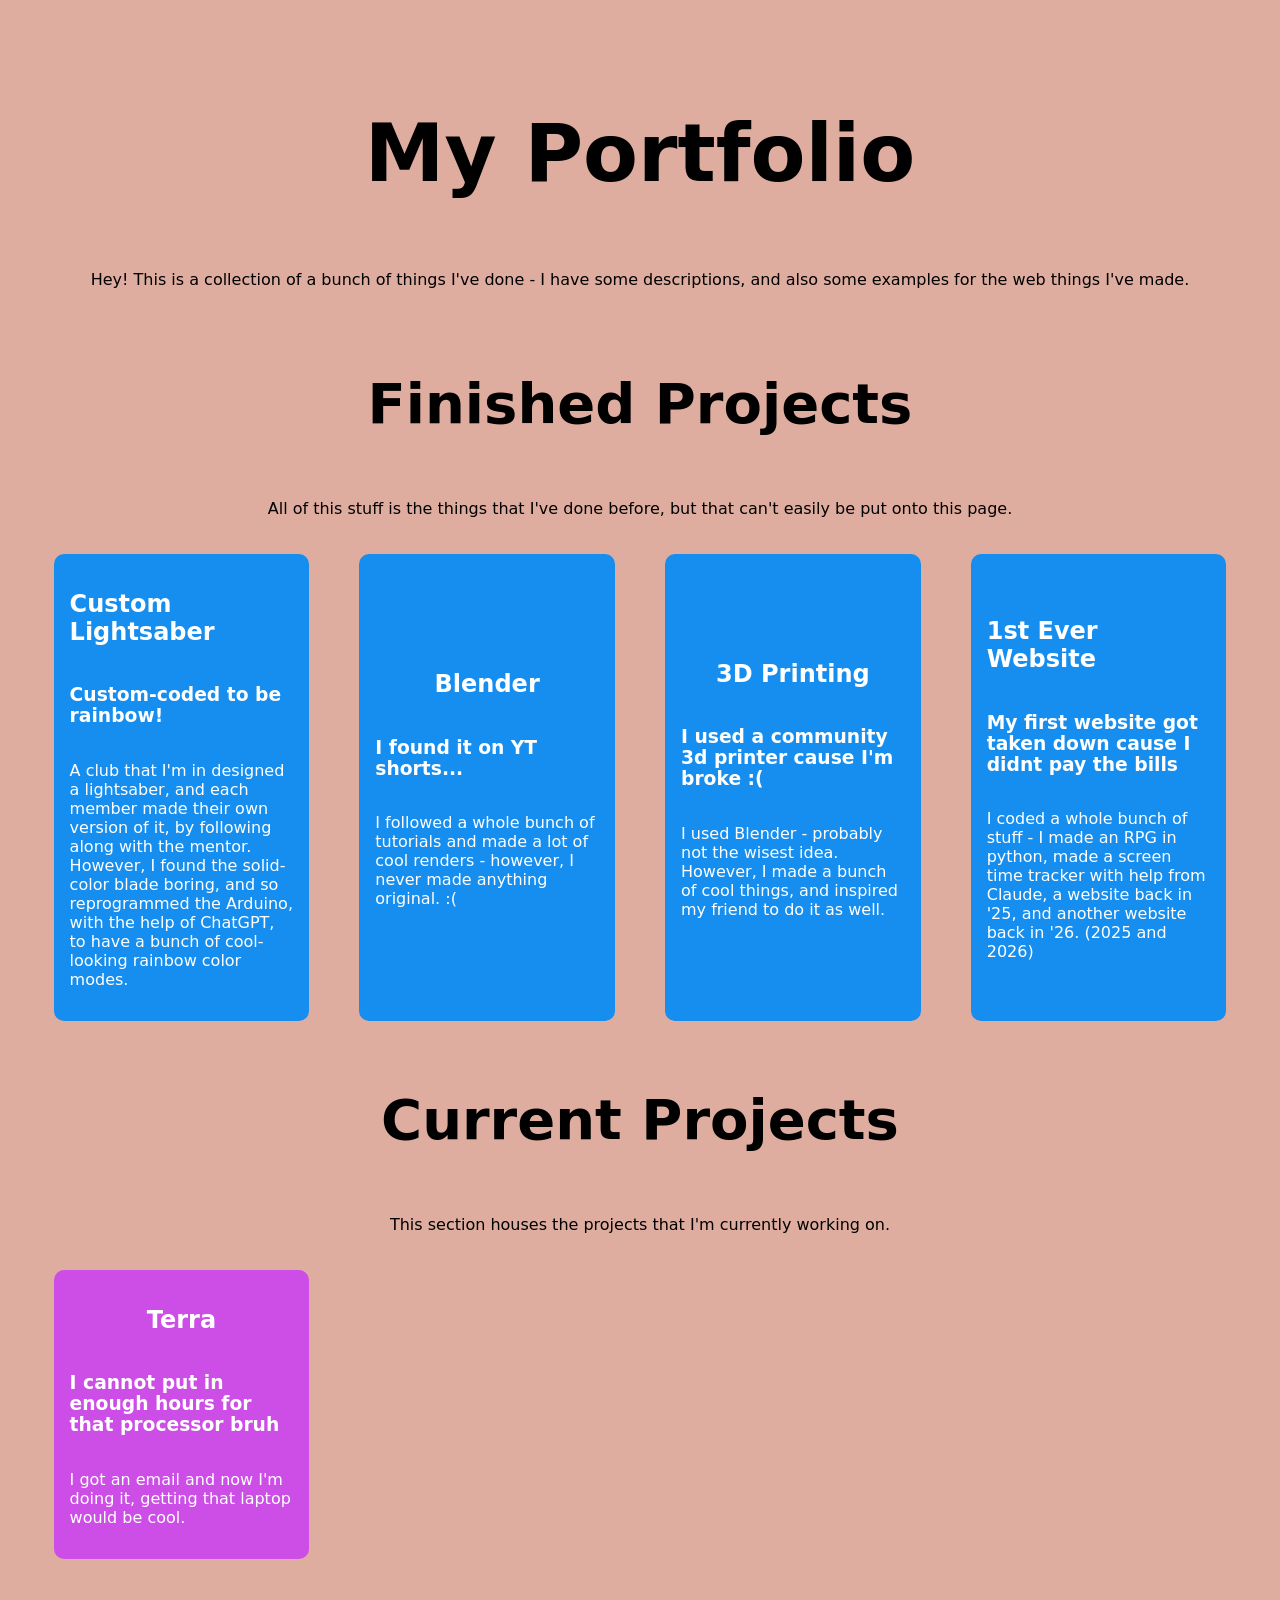
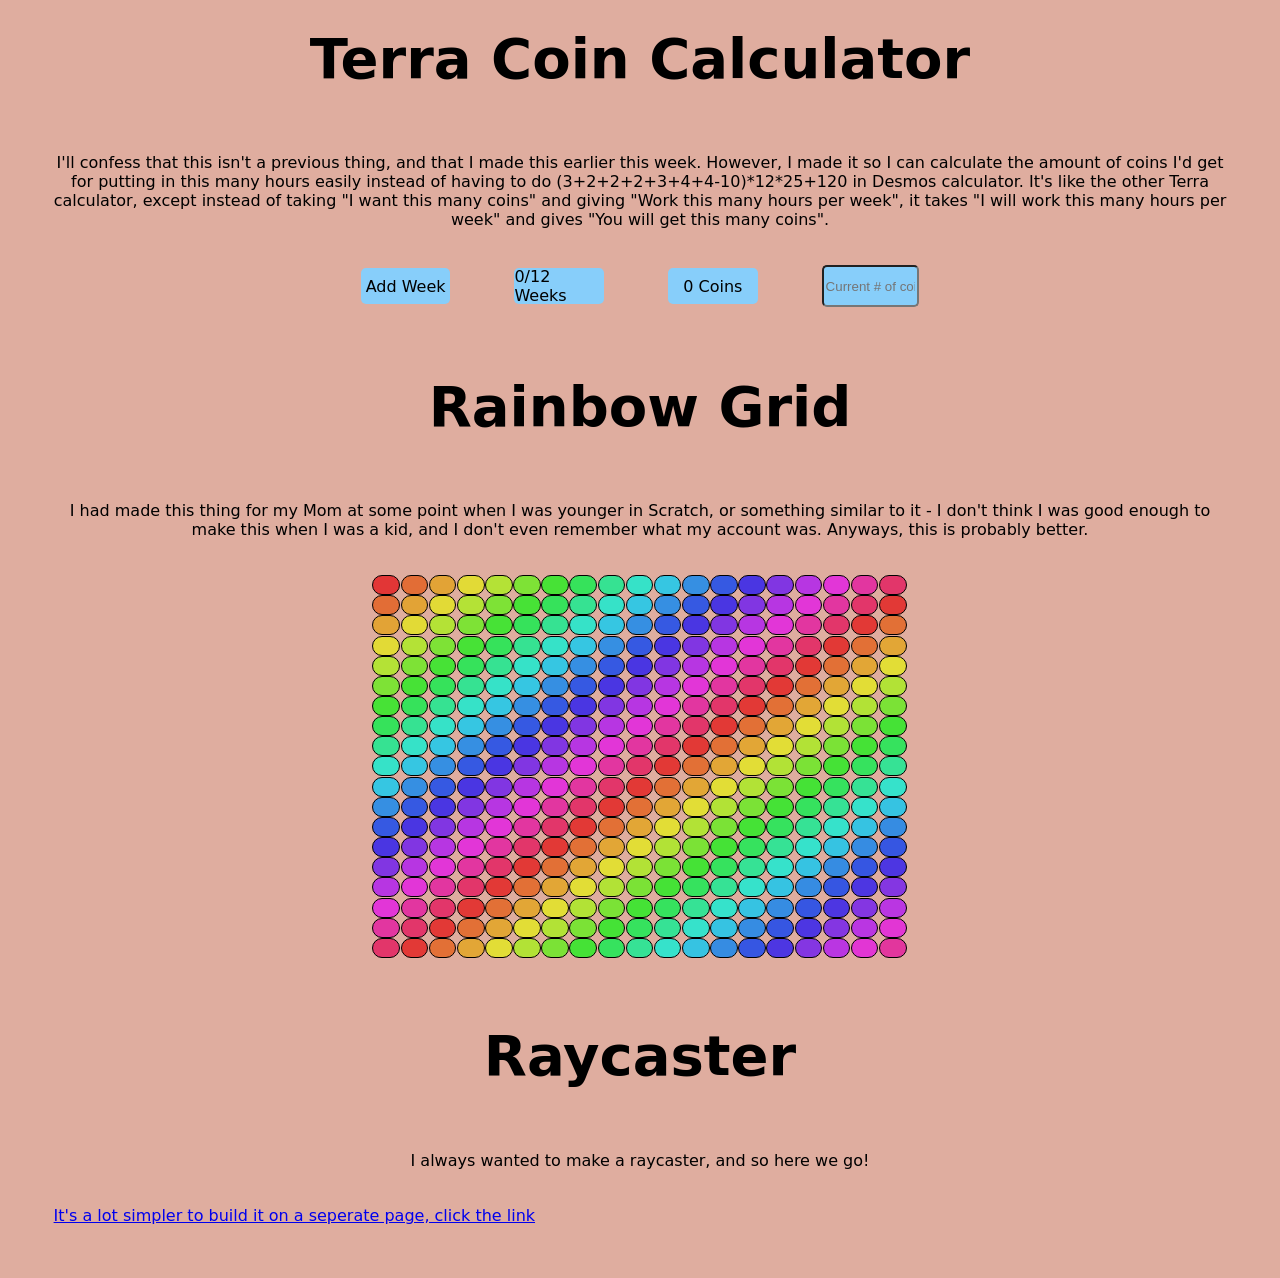
<file: index.html>
<!doctype html>
<html>
  <head>
    <title>Project Portfolio</title>
  </head>
  <link rel="stylesheet" href="style.css" />
  <body>
    <div id="header">
      <h1>My Portfolio</h1>
      <p style="text-align: center">
        Hey! This is a collection of a bunch of things I've done - I have some descriptions, and also some examples for the web things I've made.
      </p>
    </div>
    <div id="header">
      <h2 class="secTitle">Finished Projects</h2>
      <p style="text-align: center">All of this stuff is the things that I've done before, but that can't easily be put onto this page.</p>
    </div>
    <div id="finished"></div>
    <div id="header">
      <h2 class="secTitle">Current Projects</h2>
      <p style="text-align: center">This section houses the projects that I'm currently working on.</p>
    </div>
    <div id="current"></div>
    <div id="fullscreen"></div>
    <div id="header">
      <h2 class="secTitle">Terra Coin Calculator</h2>
      <p style="text-align: center">
        I'll confess that this isn't a previous thing, and that I made this earlier this week. However, I made it so I can calculate the amount of coins I'd get for
        putting in this many hours easily instead of having to do (3+2+2+2+3+4+4-10)*12*25+120 in Desmos calculator. It's like the other Terra calculator, except instead
        of taking "I want this many coins" and giving "Work this many hours per week", it takes "I will work this many hours per week" and gives "You will get this many
        coins".
      </p>
    </div>
    <div id="coincalc">
      <div id="calcEditorBar">
        <div class="fakeButton" onclick="addWeek()">Add Week</div>
        <div class="fakeButton noHover" id="weeksCounter">0/12 Weeks</div>
        <div class="fakeButton noHover" id="totalCoins">0 Coins</div>
        <input class="fakeButton noHover" id="currentCoins" placeholder="Current # of coins?" oninput="updateTotalCoins()" />
      </div>
    </div>
    <div id="header">
      <h2 class="secTitle">Rainbow Grid</h2>
      <p style="text-align: center">
        I had made this thing for my Mom at some point when I was younger in Scratch, or something similar to it - I don't think I was good enough to make this when I was
        a kid, and I don't even remember what my account was. Anyways, this is probably better.
      </p>
    </div>
    <div id="rsgrid"></div>
    <div id="header">
      <h2 class="secTitle">Raycaster</h2>
      <p style="text-align: center">I always wanted to make a raycaster, and so here we go!</p>
    </div>
    <div id="raycast">
      <a href="raytracer.html">It's a lot simpler to build it on a seperate page, click the link</a>
    </div>

    <!-- MAIN -->
    <!-- This script handles the helper functions that are used in multiple scripts, such as getEl() -->
    <script>
      function getEl(el) {
        return document.getElementById(el);
      }
      function createEl(el) {
        return document.createElement(el);
      }
    </script>

    <!-- LOOP -->
    <!-- This script handles stuff that's on a time-based loop and that isn't triggered by something else -->
    <script>
      document.body.style.backgroundColor = "hsl(0, 50%, 75%)";
      setInterval(() => {
        document.body.style.backgroundColor = cycleBackgroundColor(document.body.style.backgroundColor);
      }, 100);
    </script>

    <!-- MISC -->
    <!-- This script handles the stuff that doesn't really fit into other categories, such as cycleBackgroundColor() -->
    <script>
      /*
      function getHslValues(color) {
        const match = color.match(/^hsl\(\s*([\d.]+)\s*,\s*([\d.]+)%\s*,\s*([\d.]+)%\s*\)$/i);

        if (!match) {
          throw new Error(`Invalid HSL color: ${color}`);
        }

        return {
          h: Number(match[1]),
          s: Number(match[2]),
          l: Number(match[3]),
        };
      }
            function hslToRgb(h, s, l) {
              s /= 100;
              l /= 100;
              h = ((h % 360) + 360) % 360;

              const chroma = (1 - Math.abs(2 * l - 1)) * s;
              const x = chroma * (1 - Math.abs(((h / 60) % 2) - 1));
              const m = l - chroma / 2;

              let r, g, b;

              if (h < 60) [r, g, b] = [chroma, x, 0];
              else if (h < 120) [r, g, b] = [x, chroma, 0];
              else if (h < 180) [r, g, b] = [0, chroma, x];
              else if (h < 240) [r, g, b] = [0, x, chroma];
              else if (h < 300) [r, g, b] = [x, 0, chroma];
              else [r, g, b] = [chroma, 0, x];

              r = Math.round((r + m) * 255);
              g = Math.round((g + m) * 255);
              b = Math.round((b + m) * 255);

              return { r, g, b, css: `rgb(${r}, ${g}, ${b})` };
            }
     
      function cycleBackgroundColor(oldCol) {
              // Basically, we start with a rgb code, turn it into rgb, and then we just cycle it 1 over on the hue, and keep the saturation and the lightness the same, and return that formatted in the rgb version
              const rgbVals = getRgbValues(oldCol);
              //console.log("given rgb values - " + JSON.stringify(rgbVals));
              const hslOldVals = rgbToHsl(rgbVals.r, rgbVals.g, rgbVals.b);
              //console.log("old HSL values - " + JSON.stringify(hslOldVals));
              const newRgbVals = hslToRgb((hslOldVals.h + 1) % 361, hslOldVals.s, hslOldVals.l);
              //console.log("newRGB values - " + JSON.stringify(newRgbVals));
              return `rgb(${newRgbVals.r}, ${newRgbVals.g}, ${newRgbVals.b})`;
              //console.log("returned values - " + `rgb(${newRgbVals.r}, ${newRgbVals.g}, ${newRgbVals.b})`);
            }*/
      //I got rid of this function because I realized that I could just keep everything in HSL, simplifying things a LOT. Then I'll just need 2 helper functions, rgbToHsl and getRgbValues, which is why the other 2 are in this archived code block

      function rgbToHsl(r, g, b) {
        r /= 255;
        g /= 255;
        b /= 255;

        const max = Math.max(r, g, b);
        const min = Math.min(r, g, b);
        const delta = max - min;

        let h = 0;
        let s = 0;
        const l = (max + min) / 2;

        if (delta !== 0) {
          s = delta / (1 - Math.abs(2 * l - 1));

          if (max === r) h = 60 * (((g - b) / delta) % 6);
          else if (max === g) h = 60 * ((b - r) / delta + 2);
          else h = 60 * ((r - g) / delta + 4);
        }

        h = (h + 360) % 360;
        s *= 100;
        const lightness = l * 100;

        const css = `hsl(${h.toFixed(0)}, ${s.toFixed(0)}%, ${lightness.toFixed(0)}%)`;
        return { h, s, l: lightness, css };
      }

      function getRgbValues(color) {
        const match = color.match(/^rgb\(\s*(\d+)\s*,\s*(\d+)\s*,\s*(\d+)\s*\)$/i);

        if (!match) {
          throw new Error(`Invalid RGB color: ${color}`);
        }

        return {
          r: Number(match[1]),
          g: Number(match[2]),
          b: Number(match[3]),
        };
      }

      function cycleBackgroundColor(oldHsl) {
        const nH = rgbToHsl(getRgbValues(oldHsl).r, getRgbValues(oldHsl).g, getRgbValues(oldHsl).b);
        //console.log(nH, oldHsl);
        return `hsl(${(nH.h + 1) % 361}, ${nH.s}%, ${nH.l}%)`;
      }
    </script>

    <!-- PROJECTS -->
    <!-- This script handles the finished projects and current projects sections -->
    <script>
      const finishedSec = getEl("finished");
      const currentSec = getEl("current");
      // We got the sections, now we have to systematically insert the elements into them. First, let's create the array
      const finishedProjects = [
        {
          name: "Custom Lightsaber",
          description:
            "A club that I'm in designed a lightsaber, and each member made their own version of it, by following along with the mentor. However, I found the solid-color blade boring, and so reprogrammed the Arduino, with the help of ChatGPT, to have a bunch of cool-looking rainbow color modes.",
          subtitle: "Custom-coded to be rainbow!",
        },
        {
          name: "Blender",
          description: "I followed a whole bunch of tutorials and made a lot of cool renders - however, I never made anything original. :(",
          subtitle: "I found it on YT shorts...",
        },
        {
          name: "3D Printing",
          description: "I used Blender - probably not the wisest idea. However, I made a bunch of cool things, and inspired my friend to do it as well.",
          subtitle: "I used a community 3d printer cause I'm broke :(",
        },
        {
          name: "1st Ever Website",
          description:
            "I coded a whole bunch of stuff - I made an RPG in python, made a screen time tracker with help from Claude, a website back in '25, and another website back in '26. (2025 and 2026)",
          subtitle: "My first website got taken down cause I didnt pay the bills",
        },
      ];
      const currentProjects = [
        {
          name: "Terra",
          description: "I got an email and now I'm doing it, getting that laptop would be cool.",
          subtitle: "I cannot put in enough hours for that processor bruh",
        },
      ];
      // Now, it's time to actually generate the cards. (I hope these comments will help in the future...)
      for (let i = 0; i < finishedProjects.length; i++) {
        // Create the variables (do these comments make me look like a bot? hope not)
        const project = finishedProjects[i];
        const name = project.name;
        const desc = project.description;
        const subtitle = project.subtitle;

        // Now, we have to get the actual elements created.
        const tileEl = createEl("div");
        const nameEl = createEl("h2");
        const subEl = createEl("h3");
        const descEl = createEl("p");

        nameEl.textContent = name;
        subEl.textContent = subtitle;
        descEl.textContent = desc;

        tileEl.appendChild(nameEl);
        tileEl.appendChild(subEl);
        tileEl.appendChild(descEl);

        tileEl.className = "finishedTile";
        nameEl.className = "finishedName";
        subEl.className = "finishedSub";
        descEl.className = "finishedDesc";

        tileEl.onclick = () => {
          fullscreen(project);
        };

        finishedSec.appendChild(tileEl);
      }

      for (let i = 0; i < currentProjects.length; i++) {
        // Create the variables (do these comments make me look like a bot? hope not)
        const project = currentProjects[i];
        const name = project.name;
        const desc = project.description;
        const subtitle = project.subtitle;

        // Now, we have to get the actual elements created.
        const tileEl = createEl("div");
        const nameEl = createEl("h2");
        const subEl = createEl("h3");
        const descEl = createEl("p");

        nameEl.textContent = name;
        subEl.textContent = subtitle;
        descEl.textContent = desc;

        tileEl.appendChild(nameEl);
        tileEl.appendChild(subEl);
        tileEl.appendChild(descEl);

        tileEl.className = "currentTile";
        nameEl.className = "currentName";
        subEl.className = "currentSub";
        descEl.className = "currentDesc";

        tileEl.onclick = () => {
          fullscreen(project);
        };

        currentSec.appendChild(tileEl);
      }

      function fullscreen(project) {
        const name = project.name;
        const desc = project.description;
        const subtitle = project.subtitle;

        // Now, we have to get the actual elements created.
        const tileEl = createEl("div");
        const nameEl = createEl("h2");
        const subEl = createEl("h3");
        const descEl = createEl("p");

        nameEl.textContent = name;
        subEl.textContent = subtitle;
        descEl.textContent = desc;

        tileEl.appendChild(nameEl);
        tileEl.appendChild(subEl);
        tileEl.appendChild(descEl);

        tileEl.id = "fullscreen-element";

        if (finishedProjects.includes(project)) {
          tileEl.className = "finishedTile";
          nameEl.className = "finishedName";
          subEl.className = "finishedSub";
          descEl.className = "finishedDesc";
        } else {
          tileEl.className = "currentTile";
          nameEl.className = "currentName";
          subEl.className = "currentSub";
          descEl.className = "currentDesc";
        }

        const exit = createEl("div");
        exit.onclick = () => {
          getEl("fullscreen").innerHTML = "";
        };
        exit.id = "fullscreen-exit";
        exit.textContent = "Exit Fullscreen";
        exit.className = "fakeButton";

        tileEl.appendChild(exit);

        getEl("fullscreen").innerHTML = "";
        getEl("fullscreen").appendChild(tileEl);
      }
    </script>

    <!-- TERRA COIN CALC -->
    <!-- This script handles the terra time to coin calculator -->
    <script>
      let totalWeeks = 0;
      function addWeek() {
        if (totalWeeks >= 12) {
          getEl("weeksCounter").style.backgroundColor = "red";
          //getEl("weeksCounter").style.fontWeight = "bold";
          getEl("weeksCounter").style.scale = "1.1";
          setTimeout(() => {
            getEl("weeksCounter").style.backgroundColor = "lightskyblue";
            //getEl("weeksCounter").style.fontWeight = "normal";
            getEl("weeksCounter").style.scale = "1";
          }, 250);
          return;
        }
        let days = [];
        totalWeeks += 1;
        const weekBar = createEl("div");
        weekBar.className = "weekBar";
        const weekId = createEl("h2");
        weekId.textContent = "Week " + totalWeeks;
        weekBar.appendChild(weekId);
        weekId.classList.add("background-filled-week");
        for (const name of "Mon;Tue;Wed;Thu;Fri;Sat;Sun".split(";")) {
          days.push({ name, el: createEl("div"), hours: 0 });
        }
        for (const day of days) {
          const name = createEl("h2");
          name.textContent = day.name;

          const time = createEl("input");
          time.placeholder = 0;
          time.oninput = updateTotalCoins;

          day.el.appendChild(name);
          day.el.appendChild(time);

          weekBar.appendChild(day.el);
          day.el.classList.add("background-filled-week");
          day.el.classList.add("hover-scale");
        }
        const deleteBtn = document.createElement("div");
        deleteBtn.classList.add("fakeButton");
        deleteBtn.textContent = "Remove Week";
        deleteBtn.dataset.weekID = totalWeeks;
        deleteBtn.onclick = () => {
          deleteWeek(deleteBtn.dataset.weekID);
        };

        const duplicateBtn = document.createElement("div");
        duplicateBtn.classList.add("fakeButton");
        duplicateBtn.textContent = "Dupe Week";
        duplicateBtn.dataset.weekID = totalWeeks;
        duplicateBtn.onclick = () => {
          duplicateWeek(duplicateBtn.dataset.weekID);
        };

        const mult = document.createElement("input");
        mult.type = "number";
        mult.min = "0.8";
        mult.max = "1.5";
        mult.step = 0.1;
        mult.oninput = updateTotalCoins;
        mult.placeholder = 1;

        weekBar.appendChild(mult);
        weekBar.appendChild(duplicateBtn);
        weekBar.appendChild(deleteBtn);
        getEl("coincalc").appendChild(weekBar);
        mult.classList.add("background-filled-week");

        getEl("weeksCounter").textContent = totalWeeks + "/12 Weeks";
      }
      function updateTotalCoins() {
        let coins = Number(getEl("currentCoins").value);
        let overallTotalHours = 0;
        for (const week of [...getEl("coincalc").children].slice(1)) {
          let totalHours = 0;
          for (let i = 0; i < 7; i++) {
            totalHours += Number(week.children[i + 1].children[1].value) || 0; // The week's (n + 1)th child is the day, the 1st (0 indexed) child of that is the actual input
          }
          overallTotalHours += totalHours;
          const mult = week.children[8].value || 1;
          if (mult < 0.8) week.children[8].value = 0.8;
          if (mult > 1.5) week.children[8].value = 1.5;
          coins += (totalHours - 10) * 25 * Number(mult) + 20;
          // (totalHours - 10) - The total amount of bonus hours, which is the total hours not counting the first 10
          // * 25 - The net gain from each crop, since they sell for 30 and cost 5
          // * mult - The multiplier on your project, ranges from 0.8 to 1.5, 1.5 would be really good
          // + 20 - The coins you get from the base rent crops, since it's 2 per but you just get them batched at the end after delivering all 10
        }
        getEl("totalCoins").textContent = overallTotalHours / totalWeeks < 10 ? "Not enough hours!" : coins;
      }
      function updateWeekIDs() {
        const p = getEl("coincalc");
        for (let i = 1; i < p.children.length; i++) {
          const w = p.children[i];
          w.children[0].textContent = "Week " + i;
          w.children[9].dataset.weekID = i;
          w.children[10].dataset.weekID = i;

          for (let d = 1; d <= 7; d++) w.children[d].children[1].oninput = updateTotalCoins;
          w.children[8].oninput = updateTotalCoins;
          w.children[9].onclick = () => duplicateWeek(i);
          w.children[10].onclick = () => deleteWeek(i);
        }
      }
      function duplicateWeek(weekID) {
        if (totalWeeks >= 12) {
          getEl("weeksCounter").style.backgroundColor = "red";
          setTimeout(() => (getEl("weeksCounter").style.backgroundColor = "lightskyblue"), 250);
          return;
        }
        const p = getEl("coincalc");
        const oldweek = p.children[weekID];
        oldweek.after(oldweek.cloneNode(true));
        totalWeeks += 1;
        updateWeekIDs();
        getEl("weeksCounter").textContent = totalWeeks + "/12 Weeks";
        updateTotalCoins();
      }
      function deleteWeek(weekID) {
        const p = getEl("coincalc");
        p.children[weekID].remove();
        totalWeeks -= 1;
        updateWeekIDs();
        getEl("weeksCounter").textContent = totalWeeks + "/12 Weeks";
        updateTotalCoins();
      }
    </script>

    <!-- SATISFYING GRID -->
    <!-- This script handles the satisfying region with the hover effects -->
    <script>
      // First things first: procedurally generate the grid. This part isn't too hard, since we just need to append 361 divs (that's 19 squared)
      for (let i = 0; i < 19 * 19; i++) {
        const div = document.createElement("div");
        div.className = "rsdiv";
        getEl("rsgrid").appendChild(div);
        const x = i % 19; // This is which column it's in
        const y = Math.floor(i / 19);
        const hsl = `hsl(${(x + y) * 19}, 75%, 55%)`;
        div.style.backgroundColor = hsl;
        // Just a side note: I'm really proud of this algorithm - sure, it's small, but back in the day something like this would have been a challenge for me to write, but now it's just *snap* and done. (that might be a stretch but still)
      }
    </script>
  </body>
</html>
</file>
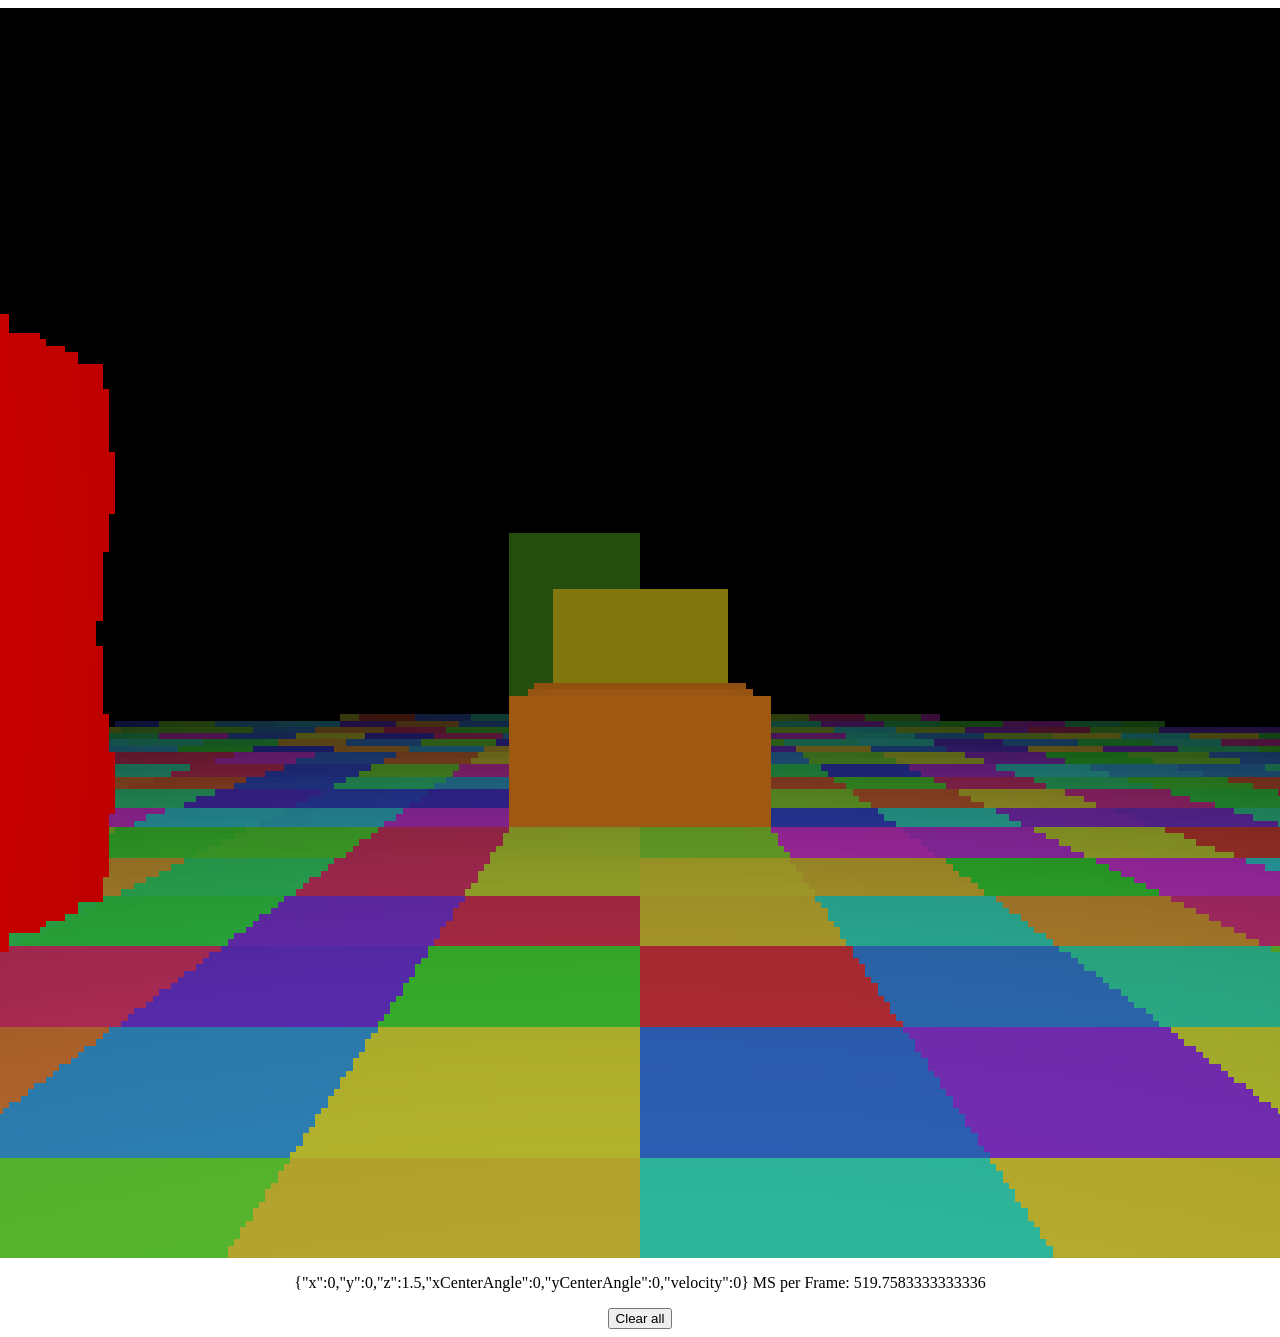
<file: raytracer copy.html>
<!doctype html>
<html lang="en">
  <head>
    <meta charset="utf-8" />
    <meta name="viewport" content="width=device-width, initial-scale=1" />
    <title>Ray Tracer</title>
  </head>
  <body style="display: flex; justify-content: center; align-items: center; flex-direction: column">
    <canvas id="canvas"></canvas>
    <p id="stats"></p>
    <button onclick="document.body.innerHTML = ''">Clear all</button>
    <script>
      function drawRect(x, y, width, height, fillColor = "black", strokeColor = null, lineWidth = 1) {
        if (fillColor !== null) {
          ctx.fillStyle = fillColor;
          ctx.fillRect(x, y, width, height);
        }

        if (strokeColor !== null) {
          ctx.strokeStyle = strokeColor;
          ctx.lineWidth = lineWidth;
          ctx.strokeRect(x, y, width, height);
        }
      }

      function updateBody() {
        const base = player.z - 1.5; // feet height, so the body follows jumps and falls
        const px = player.x;
        const py = player.y;

        const set = (rect, x0, y0, z0, x1, y1, z1) => {
          rect[0].x = x0;
          rect[0].y = y0;
          rect[0].z = z0;
          rect[1].x = x1;
          rect[1].y = y1;
          rect[1].z = z1;
        };

        // legs: 0.5 x 0.5, z 0 to 0.65, 0.25 gap between them
        set(rects[bodyStart], px - 0.25, py - 0.625, base, px + 0.25, py - 0.125, base + 0.65);
        set(rects[bodyStart + 1], px - 0.25, py + 0.125, base, px + 0.25, py + 0.625, base + 0.65);

        // torso: 0.5 x 1.25, z 0.65 to 1.3
        set(rects[bodyStart + 2], px - 0.25, py - 0.625, base + 0.65, px + 0.25, py + 0.625, base + 1.3);
      }

      function updateVertical() {
        touchingFloor = false;

        player.velocity -= gravity;
        player.z += player.velocity;

        // 1. the z = 0 ground plane (not a rect)
        if (player.z - feetOffset < 0) {
          player.z = feetOffset;
          player.velocity = 0;
          touchingFloor = true;
        }

        // 2. boxes
        if (checkCollisions()) {
          if (player.velocity <= 0) {
            // moving down: landed on something. Snap feet to the top of the box we're inside.
            const feet = player.z - feetOffset;
            let top = -Infinity;
            for (let i = 0; i < rects.length; i++) {
              // use bodyStart instead of rects.length once the body is back
              const r = rects[i];
              if (areTouching(playerBox(), r)) {
                top = Math.max(top, Math.max(r[0].z, r[1].z));
              }
            }
            player.z = top + feetOffset + 0.0001; // tiny gap so resting doesn't count as overlap
            touchingFloor = true;
          } else {
            // moving up: hit a ceiling. Back out and start falling.
            player.z -= player.velocity;
          }
          player.velocity = 0;
        }
      }

      const floorSize = 50;
      const floorColors = [];
      for (let i = 0; i < floorSize * 2; i++) {
        floorColors.push([]);
        for (let j = 0; j < floorSize * 2; j++) {
          floorColors[i].push({ h: Math.random() * 360, s: 60, l: 50 });
        }
      }

      const rects = [
        [
          { x: 3, y: 3, z: 0 },
          { x: 6, y: 6, z: 3 },
          { h: 0, s: 100, l: 50 },
        ], // original red box

        // stepping pillars, heading out along +x (the way you face at the start)
        [
          { x: 8, y: -1, z: 0 },
          { x: 10, y: 1, z: 1 },
          { h: 30, s: 80, l: 50 },
        ],
        [
          { x: 11.5, y: -1, z: 0 },
          { x: 13.5, y: 1, z: 2 },
          { h: 55, s: 80, l: 50 },
        ],
        [
          { x: 15.5, y: 0, z: 0 },
          { x: 17.5, y: 2, z: 3 },
          { h: 100, s: 70, l: 45 },
        ],
        [
          { x: 19.5, y: 2, z: 0 },
          { x: 21.5, y: 4, z: 4 },
          { h: 160, s: 70, l: 45 },
        ],
        [
          { x: 23, y: 4, z: 0 },
          { x: 25, y: 6, z: 5 },
          { h: 200, s: 75, l: 50 },
        ],

        // goal platform
        [
          { x: 27, y: 6, z: 0 },
          { x: 33, y: 12, z: 5 },
          { h: 280, s: 70, l: 50 },
        ],

        // test ceiling
        [
          { x: -5, y: -5, z: 5 },
          { x: -10, y: -10, z: 8 },
          { h: 60, s: 75, l: 50 },
        ],
      ];

      for (const rect of rects) {
        rect[3] = Math.max(rect[0].x, rect[1].x);
        rect[4] = Math.min(rect[0].x, rect[1].x);
        rect[5] = Math.max(rect[0].y, rect[1].y);
        rect[6] = Math.min(rect[0].y, rect[1].y);
        rect[7] = Math.max(rect[0].z, rect[1].z);
        rect[8] = Math.min(rect[0].z, rect[1].z);
      }

      let totalDelay = 0;
      let delaysCounted = 0;

      /*const bodyStart = rects.length; // index of the first body part
            rects.push(
              [
                { x: 0, y: 0, z: 0 },
                { x: 0, y: 0, z: 0 },
                { h: 220, s: 70, l: 40 },
              ], // left leg
              [
                { x: 0, y: 0, z: 0 },
                { x: 0, y: 0, z: 0 },
                { h: 220, s: 70, l: 40 },
              ], // right leg
              [
                { x: 0, y: 0, z: 0 },
                { x: 0, y: 0, z: 0 },
                { h: 120, s: 60, l: 40 },
              ], // torso
            );*/

      const canvas = document.getElementById("canvas");
      const ctx = canvas.getContext("2d");

      canvas.width = 2500;
      canvas.height = 1250;

      const xDegs = 100;
      const yDegs = 50;
      const xScale = 0.25;
      const yScale = 0.25;

      const rayStep = 0.05;

      const gravity = 0.05;
      const jumpVelocity = 0.75;

      const width = canvas.width / (xDegs / xScale);
      const height = canvas.height / (yDegs / yScale);

      const viewDistance = 20;

      const player = { x: 0, y: 0, z: 1.5, xCenterAngle: 0, yCenterAngle: 0, velocity: 0 };

      let touchingFloor = true;

      const feetOffset = 1.5; // eye to feet

      const maxBoxZ = Math.max(...rects.flatMap((r) => [r[0].z, r[1].z]));

      function areTouching(a, b) {
        const overlap = (a0, a1, b0, b1) => Math.min(a0, a1) < Math.max(b0, b1) && Math.max(a0, a1) > Math.min(b0, b1);

        return overlap(a[0].x, a[1].x, b[0].x, b[1].x) && overlap(a[0].y, a[1].y, b[0].y, b[1].y) && overlap(a[0].z, a[1].z, b[0].z, b[1].z);
      }

      function checkCollisions() {
        const half = 0.25; // player half-width in x and y
        const me = playerBox();

        // when you re-enable the body, replace rects.length with bodyStart
        // so the player doesn't collide with their own body
        const solidCount = rects.length;

        for (let i = 0; i < solidCount; i++) {
          if (areTouching(me, rects[i])) return true;
        }
        return false;
      }

      function playerBox() {
        const half = 0.25;
        return [
          { x: player.x - half, y: player.y - half, z: player.z - feetOffset },
          { x: player.x + half, y: player.y + half, z: player.z + 0.2 },
        ];
      }

      function handleInput() {
        const h = (player.xCenterAngle * Math.PI) / 180;
        const fx = Math.cos(h); // forward vector
        const fy = Math.sin(h);
        const pitchLimit = 90 - yDegs / 2;

        if (keysDown.has("KeyW")) {
          player.x += fx * move;
          if (checkCollisions()) player.x -= fx * move;
          player.y += fy * move;
          if (checkCollisions()) player.y -= fy * move;
        }
        if (keysDown.has("KeyS")) {
          player.x -= fx * move;
          if (checkCollisions()) player.x += fx * move;
          player.y -= fy * move;
          if (checkCollisions()) player.y += fy * move;
        }
        if (keysDown.has("KeyD")) {
          player.x += fy * move;
          if (checkCollisions()) player.x -= fy * move;
          player.y -= fx * move;
          if (checkCollisions()) player.y += fx * move;
        } // right = (fy, -fx)
        if (keysDown.has("KeyA")) {
          player.x -= fy * move;
          if (checkCollisions()) player.x += fy * move;
          player.y += fx * move;
          if (checkCollisions()) player.y -= fx * move;
        }

        if (keysDown.has("Space") && touchingFloor) {
          player.velocity += jumpVelocity;
        }
        //if (keysDown.has("ShiftLeft") || keysDown.has("ShiftRight")) player.z -= move;

        if (keysDown.has("ArrowUp")) {
          player.yCenterAngle = Math.max(-pitchLimit, player.yCenterAngle - moveAngle);
        }
        if (keysDown.has("ArrowDown")) {
          player.yCenterAngle = Math.min(pitchLimit, player.yCenterAngle + moveAngle);
        }
        if (keysDown.has("ArrowLeft")) {
          player.xCenterAngle = (player.xCenterAngle + moveAngle) % 360;
        }
        if (keysDown.has("ArrowRight")) {
          player.xCenterAngle = (player.xCenterAngle - moveAngle + 360) % 360;
        }
      }

      const buf = document.createElement("canvas");
      buf.width = xDegs / xScale;
      buf.height = yDegs / yScale;
      const bufCtx = buf.getContext("2d");
      const img = bufCtx.createImageData(buf.width, buf.height);

      function hslToRgb(h, s, l) {
        s /= 100;
        l /= 100;
        const k = (n) => (n + h / 30) % 12;
        const a = s * Math.min(l, 1 - l);
        const f = (n) => l - a * Math.max(-1, Math.min(k(n) - 3, Math.min(9 - k(n), 1)));
        return [f(0) * 255, f(8) * 255, f(4) * 255];
      }

      function setPixel(i, j, h, s, l) {
        const [r, g, b] = hslToRgb(h, s, l);
        const p = (j * buf.width + i) * 4;
        img.data[p] = r;
        img.data[p + 1] = g;
        img.data[p + 2] = b;
        img.data[p + 3] = 255;
      }

      function loop() {
        const t0 = performance.now();
        handleInput();
        updateVertical();

        //updateBody();

        const th = (player.xCenterAngle * Math.PI) / 180;
        const ph = (player.yCenterAngle * Math.PI) / 180;

        const fwd = { x: Math.cos(th) * Math.cos(ph), y: Math.sin(th) * Math.cos(ph), z: -Math.sin(ph) };
        const right = { x: Math.sin(th), y: -Math.cos(th), z: 0 };
        const up = { x: Math.cos(th) * Math.sin(ph), y: Math.sin(th) * Math.sin(ph), z: Math.cos(ph) };

        const xCells = xDegs / xScale;
        const yCells = yDegs / yScale;
        const aMax = Math.tan((xDegs / 2) * (Math.PI / 180));
        const bMax = (aMax * canvas.height) / canvas.width;

        img.data.fill(0);

        for (let i = 0; i < xCells; i++) {
          for (let j = 0; j < yCells; j++) {
            const a = (((i + 0.5) / xCells) * 2 - 1) * aMax; // -aMax (left) to +aMax (right)
            const b = (1 - ((j + 0.5) / yCells) * 2) * bMax; // +bMax (top) to -bMax (bottom)

            let dx = fwd.x + right.x * a + up.x * b;
            let dy = fwd.y + right.y * a + up.y * b;
            let dz = fwd.z + right.z * a + up.z * b;
            const len = Math.hypot(dx, dy, dz);

            const x = player.x + (dx / len) * viewDistance;
            const y = player.y + (dy / len) * viewDistance;
            const z = player.z + (dz / len) * viewDistance;

            const uX = dx / len;
            const uY = dy / len;
            const uZ = dz / len;

            for (let distance = 0; distance < viewDistance; distance += Math.max(rayStep, distance * 0.04)) {
              //const dX = x - player.x;
              //const dY = y - player.y;
              //const dZ = z - player.z;

              const tracedX = player.x + uX * distance;
              const tracedY = player.y + uY * distance;
              const tracedZ = player.z + uZ * distance;

              let hitRect = false;

              for (let r = 0; r < rects.length; r++) {
                const rect = rects[r];
                if (tracedX <= rect[3] && tracedX >= rect[4] && tracedY <= rect[5] && tracedY >= rect[6] && tracedZ <= rect[7] && tracedZ >= rect[8]) {
                  const fade = (viewDistance - distance) / viewDistance; // 1 up close, 0 far away
                  const light = rect[2].l * (0.25 + 0.75 * fade);
                  setPixel(i, j, rect[2].h, rect[2].s, light);
                  hitRect = true;
                  break;
                }
              }

              if (hitRect) break;
              if (tracedZ <= 0) {
                const t = -player.z / uZ; // exact distance where the ray meets z = 0
                const hitX = player.x + uX * t;
                const hitY = player.y + uY * t;
                const tile = floorColors[Math.floor(hitX) + floorSize]?.[Math.floor(hitY) + floorSize];
                if (tile) {
                  const fade = (viewDistance - t) / viewDistance;
                  setPixel(i, j, tile.h, tile.s, tile.l * (0.25 + 0.75 * fade));
                }
                break;
              }
              if (uZ > 0 && tracedZ > maxBoxZ) break;
            }
          }
        }
        totalDelay += performance.now() - t0;
        delaysCounted += 1;
        const stat = JSON.stringify(player) + " MS per Frame: " + Number(totalDelay / delaysCounted);

        if (document.getElementById("stats").textContent !== stat) document.getElementById("stats").textContent = stat;
        bufCtx.putImageData(img, 0, 0);
        ctx.fillStyle = "black";
        ctx.fillRect(0, 0, canvas.width, canvas.height);
        ctx.imageSmoothingEnabled = false; // keep the blocky look instead of blurring
        ctx.drawImage(buf, 0, 0, canvas.width, canvas.height);
        setTimeout(() => {
          requestAnimationFrame(loop);
        }, 0);
      }

      const keysDown = new Set();
      const trackedKeys = new Set(["KeyW", "KeyA", "KeyS", "KeyD", "ShiftLeft", "ShiftRight", "Space", "ArrowUp", "ArrowDown", "ArrowLeft", "ArrowRight"]);

      const move = 0.15;

      const moveAngle = 1;

      window.addEventListener("keydown", (event) => {
        if (!trackedKeys.has(event.code)) return;

        event.preventDefault(); // Stops arrows/space from scrolling the page
        keysDown.add(event.code);
      });

      window.addEventListener("keyup", (event) => {
        keysDown.delete(event.code);
      });

      const mouseSensitivity = 0.08; // degrees per pixel of mouse movement

      canvas.addEventListener("click", () => {
        canvas.requestPointerLock();
      });

      window.addEventListener("mousemove", (event) => {
        if (document.pointerLockElement !== canvas) return;

        const pitchLimit = 90 - yDegs / 2; // keep this the same as in handleInput

        // mouse right -> turn right (angle goes down, matching your ArrowRight)
        player.xCenterAngle = (((player.xCenterAngle - event.movementX * mouseSensitivity) % 360) + 360) % 360;

        // mouse down -> look down (positive pitch is down, matching your ArrowDown)
        player.yCenterAngle = Math.max(-pitchLimit, Math.min(pitchLimit, player.yCenterAngle + event.movementY * mouseSensitivity));
      });

      requestAnimationFrame(loop);
    </script>
  </body>
</html>
</file>
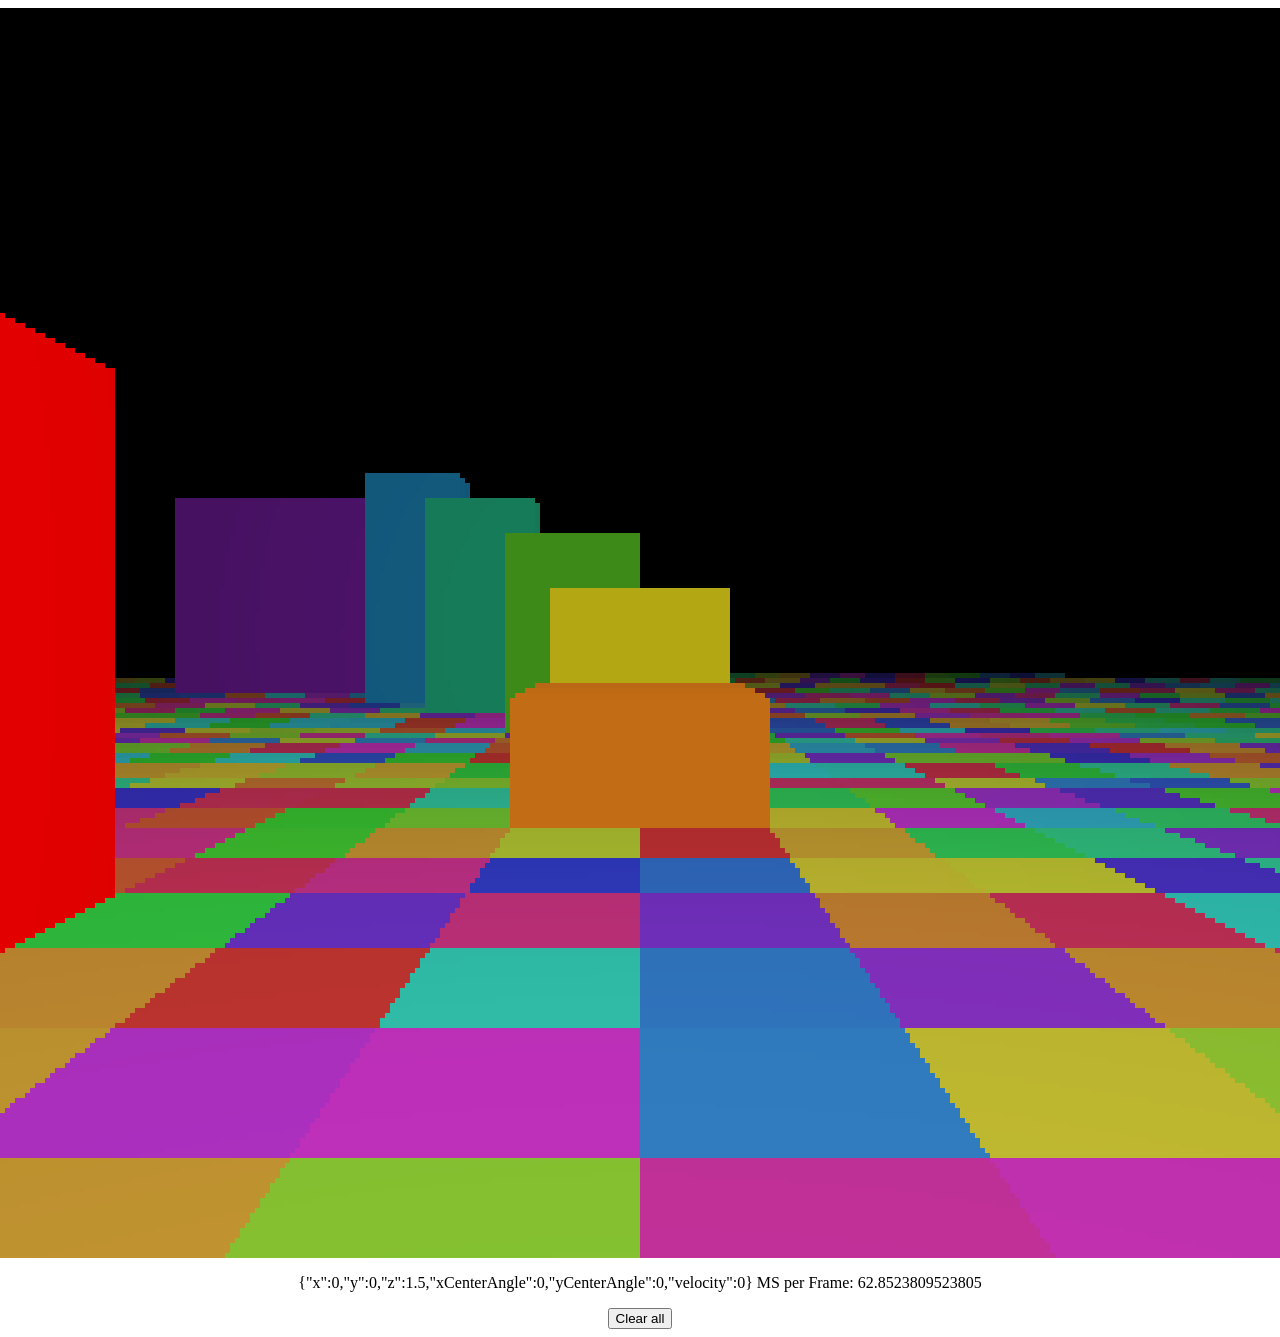
<file: raytracer-calculating-intersection.html>
<!doctype html>
<html lang="en">
  <head>
    <meta charset="utf-8" />
    <meta name="viewport" content="width=device-width, initial-scale=1" />
    <title>Ray Tracer</title>
  </head>
  <body style="display: flex; justify-content: center; align-items: center; flex-direction: column">
    <canvas id="canvas"></canvas>
    <p id="stats"></p>
    <button onclick="document.body.innerHTML = ''">Clear all</button>
    <script>
      function findIntersection(rect, uX, uY, uZ) {
        const xFace = player.x < rect[4] ? rect[4] : rect[3]; // since rect[3] is min x and rect[4] is max x
        const yFace = player.y < rect[6] ? rect[6] : rect[5]; // repeat
        const zFace = player.z < rect[8] ? rect[8] : rect[7];

        const xT = (xFace - player.x) / uX;
        const yT = (yFace - player.y) / uY;
        const zT = (zFace - player.z) / uZ;

        const maxX = rect[3];
        const minX = rect[4];
        const maxY = rect[5];
        const minY = rect[6];
        const maxZ = rect[7];
        const minZ = rect[8];

        let t = Infinity;

        if (xT > 0 && xT < t) {
          const xPredy = player.y + uY * xT;
          const xPredz = player.z + uZ * xT;
          if (xPredy >= minY && xPredy <= maxY && xPredz >= minZ && xPredz <= maxZ) {
            t = xT;
          }
        }
        if (yT > 0 && yT < t) {
          const yPredx = player.x + uX * yT;
          const yPredz = player.z + uZ * yT;
          if (yPredx >= minX && yPredx <= maxX && yPredz >= minZ && yPredz <= maxZ) {
            t = yT;
          }
        }
        if (zT > 0 && zT < t) {
          const zPredy = player.y + uY * zT;
          const zPredx = player.x + uX * zT;
          if (zPredx >= minX && zPredx <= maxX && zPredy >= minY && zPredy <= maxY) {
            t = zT;
          }
        }

        return t;
      }

      function drawRect(x, y, width, height, fillColor = "black", strokeColor = null, lineWidth = 1) {
        if (fillColor !== null) {
          ctx.fillStyle = fillColor;
          ctx.fillRect(x, y, width, height);
        }

        if (strokeColor !== null) {
          ctx.strokeStyle = strokeColor;
          ctx.lineWidth = lineWidth;
          ctx.strokeRect(x, y, width, height);
        }
      }

      function tileHue(x, y) {
        let n = (Math.imul(x, 374761393) + Math.imul(y, 668265263)) | 0;
        n = Math.imul(n ^ (n >>> 13), 1274126177);
        n ^= n >>> 16;
        return (n >>> 0) % 360;
      }

      function updateBody() {
        const base = player.z - 1.5; // feet height, so the body follows jumps and falls
        const px = player.x;
        const py = player.y;

        const set = (rect, x0, y0, z0, x1, y1, z1) => {
          rect[0].x = x0;
          rect[0].y = y0;
          rect[0].z = z0;
          rect[1].x = x1;
          rect[1].y = y1;
          rect[1].z = z1;
        };

        // legs: 0.5 x 0.5, z 0 to 0.65, 0.25 gap between them
        set(rects[bodyStart], px - 0.25, py - 0.625, base, px + 0.25, py - 0.125, base + 0.65);
        set(rects[bodyStart + 1], px - 0.25, py + 0.125, base, px + 0.25, py + 0.625, base + 0.65);

        // torso: 0.5 x 1.25, z 0.65 to 1.3
        set(rects[bodyStart + 2], px - 0.25, py - 0.625, base + 0.65, px + 0.25, py + 0.625, base + 1.3);
      }

      function updateVertical() {
        touchingFloor = false;

        player.velocity -= gravity;
        player.z += player.velocity;

        // 1. the z = 0 ground plane (not a rect)
        if (player.z - feetOffset < 0) {
          player.z = feetOffset;
          player.velocity = 0;
          touchingFloor = true;
        }

        // 2. boxes
        if (checkCollisions()) {
          if (player.velocity <= 0) {
            // moving down: landed on something. Snap feet to the top of the box we're inside.
            const feet = player.z - feetOffset;
            let top = -Infinity;
            for (let i = 0; i < rects.length; i++) {
              // use bodyStart instead of rects.length once the body is back
              const r = rects[i];
              if (areTouching(playerBox(), r)) {
                top = Math.max(top, Math.max(r[0].z, r[1].z));
              }
            }
            player.z = top + feetOffset + 0.0001; // tiny gap so resting doesn't count as overlap
            touchingFloor = true;
          } else {
            // moving up: hit a ceiling. Back out and start falling.
            player.z -= player.velocity;
          }
          player.velocity = 0;
        }
      }

      function makeBoxes(count, seed) {
        let s = seed;
        const rand = () => {
          s |= 0;
          s = (s + 0x6d2b79f5) | 0;
          let t = Math.imul(s ^ (s >>> 15), 1 | s);
          t = (t + Math.imul(t ^ (t >>> 7), 61 | t)) ^ t;
          return ((t ^ (t >>> 14)) >>> 0) / 4294967296;
        };
        const between = (a, b) => Math.floor(a + rand() * (b - a + 1));

        const boxes = [];
        while (boxes.length < count) {
          const x = between(-30, 30),
            y = between(-30, 30),
            z = between(0, 14);
          const dx = between(1, 6),
            dy = between(1, 6),
            dz = between(1, 8);
          if (Math.abs(x) < 3 && Math.abs(y) < 3) continue; // keep the spawn clear
          boxes.push([
            { x, y, z },
            { x: x + dx, y: y + dy, z: z + dz },
            { h: between(0, 360), s: between(50, 90), l: between(40, 70) },
          ]);
        }
        return boxes;
      }

      const floorSize = 50;
      const floorColors = [];
      for (let i = 0; i < floorSize * 2; i++) {
        floorColors.push([]);
        for (let j = 0; j < floorSize * 2; j++) {
          floorColors[i].push({ h: Math.random() * 360, s: 60, l: 50 });
        }
      }

      const rects = [
        [
          { x: 3, y: 3, z: 0 },
          { x: 6, y: 6, z: 3 },
          { h: 0, s: 100, l: 50 },
        ], // original red box

        // stepping pillars, heading out along +x (the way you face at the start)
        [
          { x: 8, y: -1, z: 0 },
          { x: 10, y: 1, z: 1 },
          { h: 30, s: 80, l: 50 },
        ],
        [
          { x: 11.5, y: -1, z: 0 },
          { x: 13.5, y: 1, z: 2 },
          { h: 55, s: 80, l: 50 },
        ],
        [
          { x: 15.5, y: 0, z: 0 },
          { x: 17.5, y: 2, z: 3 },
          { h: 100, s: 70, l: 45 },
        ],
        [
          { x: 19.5, y: 2, z: 0 },
          { x: 21.5, y: 4, z: 4 },
          { h: 160, s: 70, l: 45 },
        ],
        [
          { x: 23, y: 4, z: 0 },
          { x: 25, y: 6, z: 5 },
          { h: 200, s: 75, l: 50 },
        ],

        // goal platform
        [
          { x: 27, y: 6, z: 0 },
          { x: 33, y: 12, z: 5 },
          { h: 280, s: 70, l: 50 },
        ],

        // test ceiling
        [
          { x: -5, y: -5, z: 5 },
          { x: -10, y: -10, z: 8 },
          { h: 60, s: 75, l: 50 },
        ],
        //
      ];

      //      rects.push(...makeBoxes(100, 1));

      for (const rect of rects) {
        rect[3] = Math.max(rect[0].x, rect[1].x);
        rect[4] = Math.min(rect[0].x, rect[1].x);
        rect[5] = Math.max(rect[0].y, rect[1].y);
        rect[6] = Math.min(rect[0].y, rect[1].y);
        rect[7] = Math.max(rect[0].z, rect[1].z);
        rect[8] = Math.min(rect[0].z, rect[1].z);
      }

      let totalDelay = 0;
      let delaysCounted = 0;

      /*const bodyStart = rects.length; // index of the first body part
            rects.push(
              [
                { x: 0, y: 0, z: 0 },
                { x: 0, y: 0, z: 0 },
                { h: 220, s: 70, l: 40 },
              ], // left leg
              [
                { x: 0, y: 0, z: 0 },
                { x: 0, y: 0, z: 0 },
                { h: 220, s: 70, l: 40 },
              ], // right leg
              [
                { x: 0, y: 0, z: 0 },
                { x: 0, y: 0, z: 0 },
                { h: 120, s: 60, l: 40 },
              ], // torso
            );*/

      const canvas = document.getElementById("canvas");
      const ctx = canvas.getContext("2d");

      canvas.width = 2500;
      canvas.height = 1250;

      const xDegs = 100;
      const yDegs = 50;
      const xScale = 0.2;
      const yScale = 0.2;

      const rayStep = 0.05;

      const gravity = 0.05;
      const jumpVelocity = 0.75;

      const width = canvas.width / (xDegs / xScale);
      const height = canvas.height / (yDegs / yScale);

      const viewDistance = 40;

      const player = { x: 0, y: 0, z: 1.5, xCenterAngle: 0, yCenterAngle: 0, velocity: 0 };

      let touchingFloor = true;

      const feetOffset = 1.5;

      const maxBoxZ = Math.max(...rects.flatMap((r) => [r[0].z, r[1].z]));

      function areTouching(a, b) {
        const overlap = (a0, a1, b0, b1) => Math.min(a0, a1) < Math.max(b0, b1) && Math.max(a0, a1) > Math.min(b0, b1);

        return overlap(a[0].x, a[1].x, b[0].x, b[1].x) && overlap(a[0].y, a[1].y, b[0].y, b[1].y) && overlap(a[0].z, a[1].z, b[0].z, b[1].z);
      }

      function checkCollisions() {
        const half = 0.25; // player half-width in x and y
        const me = playerBox();

        // when you re-enable the body, replace rects.length with bodyStart
        // so the player doesn't collide with their own body
        const solidCount = rects.length;

        for (let i = 0; i < solidCount; i++) {
          if (areTouching(me, rects[i])) return true;
        }
        return false;
      }

      function playerBox() {
        const half = 0.25;
        return [
          { x: player.x - half, y: player.y - half, z: player.z - feetOffset },
          { x: player.x + half, y: player.y + half, z: player.z + 0.2 },
        ];
      }

      function handleInput() {
        const h = (player.xCenterAngle * Math.PI) / 180;
        const fx = Math.cos(h); // forward vector
        const fy = Math.sin(h);
        const pitchLimit = 90 - yDegs / 2;

        if (keysDown.has("KeyW")) {
          player.x += fx * move;
          if (checkCollisions()) player.x -= fx * move;
          player.y += fy * move;
          if (checkCollisions()) player.y -= fy * move;
        }
        if (keysDown.has("KeyS")) {
          player.x -= fx * move;
          if (checkCollisions()) player.x += fx * move;
          player.y -= fy * move;
          if (checkCollisions()) player.y += fy * move;
        }
        if (keysDown.has("KeyD")) {
          player.x += fy * move;
          if (checkCollisions()) player.x -= fy * move;
          player.y -= fx * move;
          if (checkCollisions()) player.y += fx * move;
        } // right = (fy, -fx)
        if (keysDown.has("KeyA")) {
          player.x -= fy * move;
          if (checkCollisions()) player.x += fy * move;
          player.y += fx * move;
          if (checkCollisions()) player.y -= fx * move;
        }

        if (keysDown.has("Space") && touchingFloor) {
          player.velocity += jumpVelocity;
        }
        //if (keysDown.has("ShiftLeft") || keysDown.has("ShiftRight")) player.z -= move;

        if (keysDown.has("ArrowUp")) {
          player.yCenterAngle = Math.max(-pitchLimit, player.yCenterAngle - moveAngle);
        }
        if (keysDown.has("ArrowDown")) {
          player.yCenterAngle = Math.min(pitchLimit, player.yCenterAngle + moveAngle);
        }
        if (keysDown.has("ArrowLeft")) {
          player.xCenterAngle = (player.xCenterAngle + moveAngle) % 360;
        }
        if (keysDown.has("ArrowRight")) {
          player.xCenterAngle = (player.xCenterAngle - moveAngle + 360) % 360;
        }
      }

      const buf = document.createElement("canvas");
      buf.width = xDegs / xScale;
      buf.height = yDegs / yScale;
      const bufCtx = buf.getContext("2d");
      const img = bufCtx.createImageData(buf.width, buf.height);

      function hslToRgb(h, s, l) {
        s /= 100;
        l /= 100;
        const k = (n) => (n + h / 30) % 12;
        const a = s * Math.min(l, 1 - l);
        const f = (n) => l - a * Math.max(-1, Math.min(k(n) - 3, Math.min(9 - k(n), 1)));
        return [f(0) * 255, f(8) * 255, f(4) * 255];
      }

      function setPixel(i, j, h, s, l) {
        const [r, g, b] = hslToRgb(h, s, l);
        const p = (j * buf.width + i) * 4;
        img.data[p] = r;
        img.data[p + 1] = g;
        img.data[p + 2] = b;
        img.data[p + 3] = 255;
      }

      function loop() {
        const t0 = performance.now();
        handleInput();
        updateVertical();

        //updateBody();

        const th = (player.xCenterAngle * Math.PI) / 180;
        const ph = (player.yCenterAngle * Math.PI) / 180;

        const fwd = { x: Math.cos(th) * Math.cos(ph), y: Math.sin(th) * Math.cos(ph), z: -Math.sin(ph) };
        const right = { x: Math.sin(th), y: -Math.cos(th), z: 0 };
        const up = { x: Math.cos(th) * Math.sin(ph), y: Math.sin(th) * Math.sin(ph), z: Math.cos(ph) };

        const xCells = xDegs / xScale;
        const yCells = yDegs / yScale;
        const aMax = Math.tan((xDegs / 2) * (Math.PI / 180));
        const bMax = (aMax * canvas.height) / canvas.width;

        img.data.fill(0);

        for (let i = 0; i < xCells; i++) {
          for (let j = 0; j < yCells; j++) {
            const a = (((i + 0.5) / xCells) * 2 - 1) * aMax; // -aMax (left) to +aMax (right)
            const b = (1 - ((j + 0.5) / yCells) * 2) * bMax; // +bMax (top) to -bMax (bottom)

            let dx = fwd.x + right.x * a + up.x * b;
            let dy = fwd.y + right.y * a + up.y * b;
            let dz = fwd.z + right.z * a + up.z * b;
            const len = Math.hypot(dx, dy, dz);

            const x = player.x + (dx / len) * viewDistance;
            const y = player.y + (dy / len) * viewDistance;
            const z = player.z + (dz / len) * viewDistance;

            const uX = dx / len;
            const uY = dy / len;
            const uZ = dz / len;

            let t = Infinity;
            let chosenRect = null;

            for (const rect of rects) {
              let rT = findIntersection(rect, uX, uY, uZ);
              if (rT < t) {
                t = rT;
                chosenRect = rect;
              }
            }

            let hitRect = false;

            if (t !== Infinity && t < viewDistance) {
              const intersection = { x: player.x + uX * t, y: player.y + uY * t, z: player.z + uZ * t };

              const dist = Math.hypot(intersection.x - player.x, intersection.y - player.y, intersection.z - player.z);
              const fade = (viewDistance - dist) / viewDistance;
              setPixel(i, j, chosenRect[2].h, chosenRect[2].s, chosenRect[2].l * (0.25 + 0.75 * fade));

              hitRect = true;
            }

            if (hitRect) continue;

            if (uZ >= 0) continue; // ray points at or above the horizon, so it never reaches the floor

            const ft = -player.z / uZ;
            if (ft < viewDistance) {
              const hitX = Math.floor(player.x + uX * ft);
              const hitY = Math.floor(player.y + uY * ft);
              const fade = (viewDistance - ft) / viewDistance;
              setPixel(i, j, tileHue(hitX, hitY), 60, 50 * (0.25 + 0.75 * fade));
            }

            if (uZ > 0 && tracedZ > maxBoxZ) break;
          }
        }

        totalDelay += performance.now() - t0;
        delaysCounted += 1;
        const stat = JSON.stringify(player) + " MS per Frame: " + Number(totalDelay / delaysCounted);

        if (document.getElementById("stats").textContent !== stat) document.getElementById("stats").textContent = stat;
        bufCtx.putImageData(img, 0, 0);
        ctx.fillStyle = "black";
        ctx.fillRect(0, 0, canvas.width, canvas.height);
        ctx.imageSmoothingEnabled = false; // keep the blocky look instead of blurring
        ctx.drawImage(buf, 0, 0, canvas.width, canvas.height);
        setTimeout(() => {
          requestAnimationFrame(loop);
        }, 0);
      }

      const keysDown = new Set();
      const trackedKeys = new Set(["KeyW", "KeyA", "KeyS", "KeyD", "ShiftLeft", "ShiftRight", "Space", "ArrowUp", "ArrowDown", "ArrowLeft", "ArrowRight"]);

      const move = 0.15;

      const moveAngle = 1;

      window.addEventListener("keydown", (event) => {
        if (!trackedKeys.has(event.code)) return;

        event.preventDefault(); // Stops arrows/space from scrolling the page
        keysDown.add(event.code);
      });

      window.addEventListener("keyup", (event) => {
        keysDown.delete(event.code);
      });

      const mouseSensitivity = 0.08; // degrees per pixel of mouse movement

      canvas.addEventListener("click", () => {
        canvas.requestPointerLock();
      });

      window.addEventListener("mousemove", (event) => {
        if (document.pointerLockElement !== canvas) return;

        const pitchLimit = 90 - yDegs / 2; // keep this the same as in handleInput

        // mouse right -> turn right (angle goes down, matching your ArrowRight)
        player.xCenterAngle = (((player.xCenterAngle - event.movementX * mouseSensitivity) % 360) + 360) % 360;

        // mouse down -> look down (positive pitch is down, matching your ArrowDown)
        player.yCenterAngle = Math.max(-pitchLimit, Math.min(pitchLimit, player.yCenterAngle + event.movementY * mouseSensitivity));
      });

      requestAnimationFrame(loop);
    </script>
  </body>
</html>
</file>
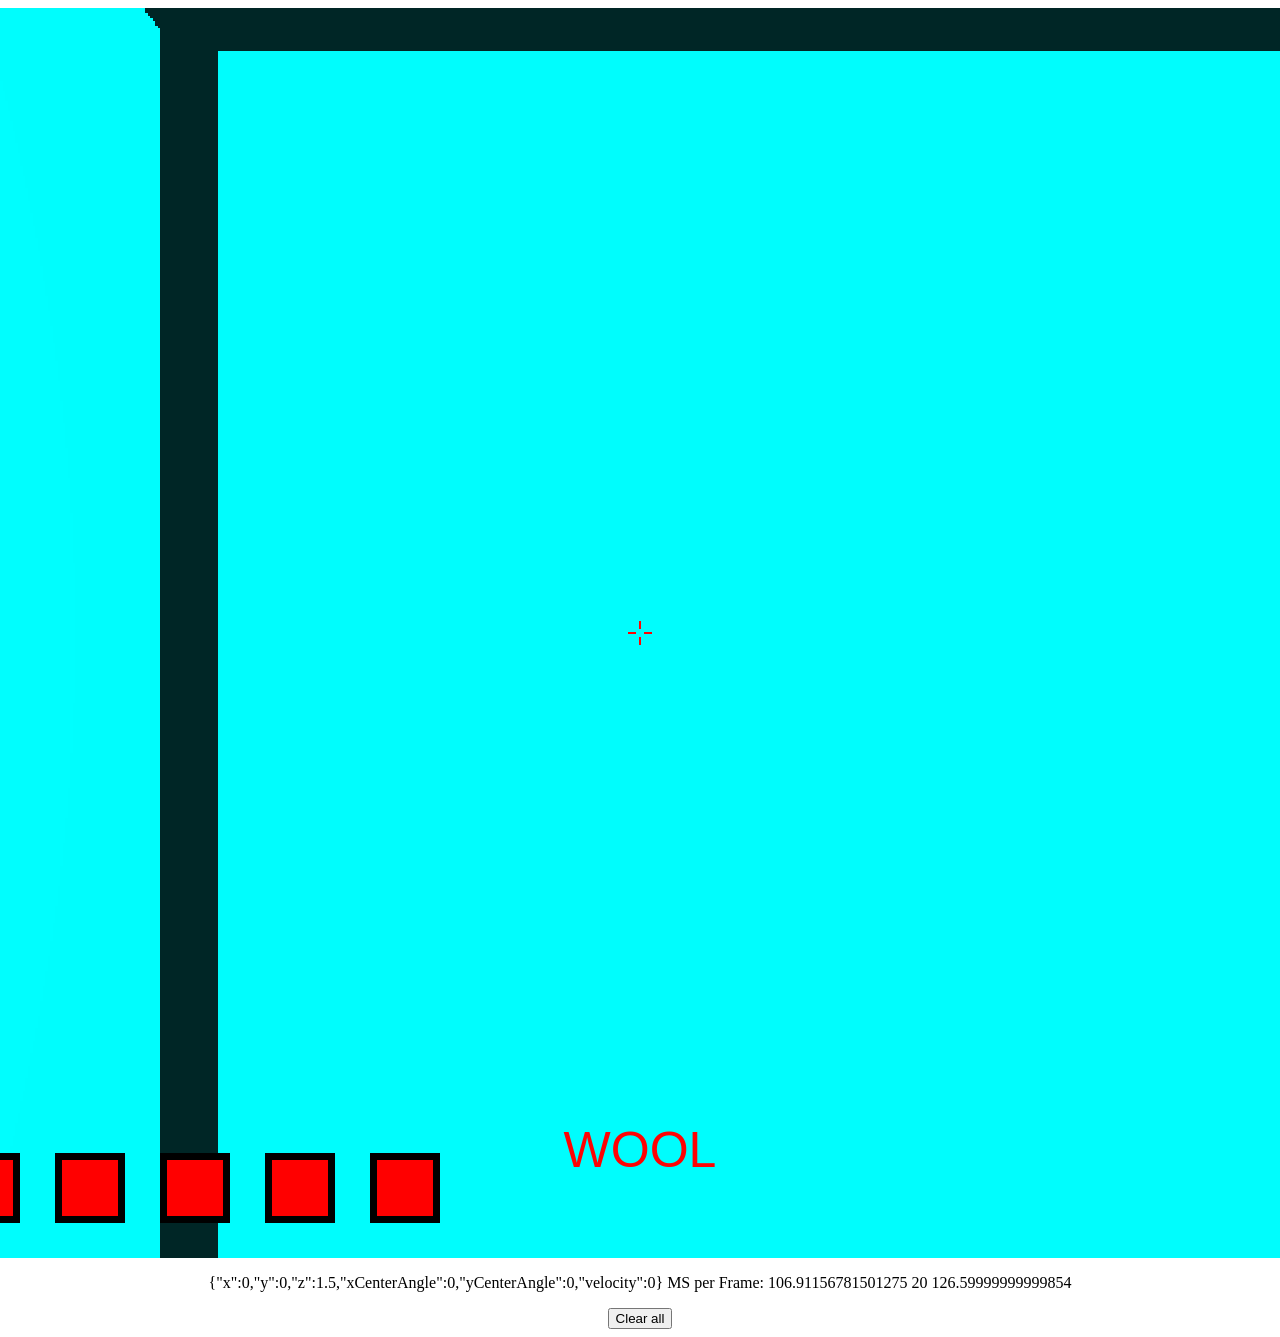
<file: raytracer.html>
<!doctype html>
<html lang="en">
  <head>
    <meta charset="utf-8" />
    <meta name="viewport" content="width=device-width, initial-scale=1" />
    <title>Ray Tracer</title>
  </head>
  <body style="display: flex; justify-content: center; align-items: center; flex-direction: column">
    <canvas id="canvas"></canvas>
    <div style="display: flex; justify-content: center; align-items: center; gap: 15px" id="hotbar"></div>
    <p id="stats"></p>
    <button onclick="document.body.innerHTML = ''">Clear all</button>
    <script>
      function findIntersection(rect, uX, uY, uZ, iX, iY, iZ) {
        const xFace = player.x < rect[4] ? rect[4] : rect[3]; // since rect[3] is min x and rect[4] is max x
        const yFace = player.y < rect[6] ? rect[6] : rect[5]; // repeat
        const zFace = player.z < rect[8] ? rect[8] : rect[7];

        const xT = (xFace - player.x) * iX;
        const yT = (yFace - player.y) * iY;
        const zT = (zFace - player.z) * iZ;

        const maxX = rect[3];
        const minX = rect[4];
        const maxY = rect[5];
        const minY = rect[6];
        const maxZ = rect[7];
        const minZ = rect[8];

        let t = Infinity;

        if (xT > 0 && xT < t) {
          const xPredy = player.y + uY * xT;
          const xPredz = player.z + uZ * xT;
          if (xPredy >= minY && xPredy <= maxY && xPredz >= minZ && xPredz <= maxZ) {
            t = xT;
          }
        }
        if (yT > 0 && yT < t) {
          const yPredx = player.x + uX * yT;
          const yPredz = player.z + uZ * yT;
          if (yPredx >= minX && yPredx <= maxX && yPredz >= minZ && yPredz <= maxZ) {
            t = yT;
          }
        }
        if (zT > 0 && zT < t) {
          const zPredy = player.y + uY * zT;
          const zPredx = player.x + uX * zT;
          if (zPredx >= minX && zPredx <= maxX && zPredy >= minY && zPredy <= maxY) {
            t = zT;
          }
        }

        return t;
      }

      function drawRect(x, y, width, height, fillColor = "black", strokeColor = null, lineWidth = 1) {
        if (fillColor !== null) {
          ctx.fillStyle = fillColor;
          ctx.fillRect(x, y, width, height);
        }

        if (strokeColor !== null) {
          ctx.strokeStyle = strokeColor;
          ctx.lineWidth = lineWidth;
          ctx.strokeRect(x, y, width, height);
        }
      }

      function tileHue(x, y) {
        let n = (Math.imul(x, 374761393) + Math.imul(y, 668265263)) | 0;
        n = Math.imul(n ^ (n >>> 13), 1274126177);
        n ^= n >>> 16;
        return (n >>> 0) % 360;
      }

      function updateBody() {
        const base = player.z - 1.5; // feet height, so the body follows jumps and falls
        const px = player.x;
        const py = player.y;

        const set = (rect, x0, y0, z0, x1, y1, z1) => {
          rect[0].x = x0;
          rect[0].y = y0;
          rect[0].z = z0;
          rect[1].x = x1;
          rect[1].y = y1;
          rect[1].z = z1;
        };

        // legs: 0.5 x 0.5, z 0 to 0.65, 0.25 gap between them
        set(rects[bodyStart], px - 0.25, py - 0.625, base, px + 0.25, py - 0.125, base + 0.65);
        set(rects[bodyStart + 1], px - 0.25, py + 0.125, base, px + 0.25, py + 0.625, base + 0.65);

        // torso: 0.5 x 1.25, z 0.65 to 1.3
        set(rects[bodyStart + 2], px - 0.25, py - 0.625, base + 0.65, px + 0.25, py + 0.625, base + 1.3);
      }

      function updateVertical(dT) {
        touchingFloor = false;

        const REF_MS = 20;
        const dt = Math.min(dT / REF_MS, 3);
        player.z += player.velocity * dt - 0.5 * gravity * dt * dt;
        player.velocity -= gravity * dt;

        // 1. the z = 0 ground plane (not a rect)
        if (player.z - feetOffset < 0) {
          player.z = feetOffset;
          player.velocity = 0;
          touchingFloor = true;
        }

        // 2. boxes
        if (checkCollisions()) {
          if (player.velocity <= 0) {
            // moving down: landed on something. Snap feet to the top of the box we're inside.
            const feet = player.z - feetOffset;
            let top = -Infinity;
            for (let i = 0; i < rects.length; i++) {
              // use bodyStart instead of rects.length once the body is back
              const r = rects[i];
              if (areTouching(playerBox(), r)) {
                top = Math.max(top, Math.max(r[0].z, r[1].z));
              }
            }
            player.z = top + feetOffset + 0.0001; // tiny gap so resting doesn't count as overlap
            touchingFloor = true;
          } else {
            // moving up: hit a ceiling. Back out and start falling.
            player.z -= player.velocity;
          }
          player.velocity = 0;
        }
      }

      function makeBoxes(count, seed) {
        let s = seed;
        const rand = () => {
          s |= 0;
          s = (s + 0x6d2b79f5) | 0;
          let t = Math.imul(s ^ (s >>> 15), 1 | s);
          t = (t + Math.imul(t ^ (t >>> 7), 61 | t)) ^ t;
          return ((t ^ (t >>> 14)) >>> 0) / 4294967296;
        };
        const between = (a, b) => Math.floor(a + rand() * (b - a + 1));

        const boxes = [];
        while (boxes.length < count) {
          const x = between(-30, 30),
            y = between(-30, 30),
            z = between(0, 14);
          const dx = between(1, 6),
            dy = between(1, 6),
            dz = between(1, 8);
          if (Math.abs(x) < 3 && Math.abs(y) < 3) continue; // keep the spawn clear
          boxes.push([
            { x, y, z },
            { x: x + dx, y: y + dy, z: z + dz },
            { h: between(0, 360), s: between(50, 90), l: between(40, 70) },
          ]);
        }
        return boxes;
      }

      function placeBlock() {
        const th = (player.xCenterAngle * Math.PI) / 180;
        const ph = (player.yCenterAngle * Math.PI) / 180;
        targetRect = null;

        const fwd = { x: Math.cos(th) * Math.cos(ph), y: Math.sin(th) * Math.cos(ph), z: -Math.sin(ph) };

        const uX = fwd.x;
        const uY = fwd.y;
        const uZ = fwd.z;
        let t = Infinity;

        // only set when that axis wins, so they stay undefined otherwise
        let xFace, yFace, zFace, xT, yT, zT, minX, minY, minZ;

        for (const rect of rects) {
          const rxFace = player.x < rect[4] ? rect[4] : rect[3];
          const ryFace = player.y < rect[6] ? rect[6] : rect[5];
          const rzFace = player.z < rect[8] ? rect[8] : rect[7];

          const rxT = (rxFace - player.x) / uX;
          const ryT = (ryFace - player.y) / uY;
          const rzT = (rzFace - player.z) / uZ;

          const rMaxX = rect[3];
          const rMinX = rect[4];
          const rMaxY = rect[5];
          const rMinY = rect[6];
          const rMaxZ = rect[7];
          const rMinZ = rect[8];

          if (rxT > 0 && rxT < t) {
            const xPredy = player.y + uY * rxT;
            const xPredz = player.z + uZ * rxT;
            if (xPredy >= rMinY && xPredy <= rMaxY && xPredz >= rMinZ && xPredz <= rMaxZ) {
              t = rxT;
              xT = rxT;
              xFace = rxFace;
              minX = rMinX;
              targetRect = rect;
            }
          }
          if (ryT > 0 && ryT < t) {
            const yPredx = player.x + uX * ryT;
            const yPredz = player.z + uZ * ryT;
            if (yPredx >= rMinX && yPredx <= rMaxX && yPredz >= rMinZ && yPredz <= rMaxZ) {
              t = ryT;
              yT = ryT;
              yFace = ryFace;
              minY = rMinY;
              targetRect = rect;
            }
          }
          if (rzT > 0 && rzT < t) {
            const zPredy = player.y + uY * rzT;
            const zPredx = player.x + uX * rzT;
            if (zPredx >= rMinX && zPredx <= rMaxX && zPredy >= rMinY && zPredy <= rMaxY) {
              t = rzT;
              zT = rzT;
              zFace = rzFace;
              minZ = rMinZ;
              targetRect = rect;
            }
          }
        }

        let corner1, corner2;

        let point = { x: player.x + uX * t, y: player.y + uY * t, z: player.z + uZ * t };

        if (xT === t) {
          point.x -= xFace === minX ? 1 : -1;
          point.y = Math.floor(point.y);
          point.z = Math.floor(point.z);
          corner1 = structuredClone(point);
          point.y += 1;
          point.z += 1;
          point.x = xFace;
          corner2 = structuredClone(point);
        } else if (yT === t) {
          point.y -= yFace === minY ? 1 : -1;
          point.x = Math.floor(point.x);
          point.z = Math.floor(point.z);
          corner1 = structuredClone(point);
          point.x += 1;
          point.z += 1;
          point.y = yFace;
          corner2 = structuredClone(point);
        } else if (zT === t) {
          point.z -= zFace === minZ ? 1 : -1;
          point.y = Math.floor(point.y);
          point.x = Math.floor(point.x);
          corner1 = structuredClone(point);
          point.y += 1;
          point.x += 1;
          point.z = zFace;
          corner2 = structuredClone(point);
        } else if (t === Infinity && uZ < 0) {
          t = -player.z / uZ;
          point = { x: Math.floor(player.x + uX * t), y: Math.floor(player.y + uY * t), z: 0 };
          corner1 = structuredClone(point);
          point.x += 1;
          point.y += 1;
          point.z = 1;
          corner2 = structuredClone(point);
        }

        if (t > reach) targetRect = null;

        if (t === Infinity || t > reach) return;

        const r = [corner1, corner2, { h: Math.random() * 360, s: 100, l: 50 }];
        r[3] = Math.max(r[0].x, r[1].x);
        r[4] = Math.min(r[0].x, r[1].x);
        r[5] = Math.max(r[0].y, r[1].y);
        r[6] = Math.min(r[0].y, r[1].y);
        r[7] = Math.max(r[0].z, r[1].z);
        r[8] = Math.min(r[0].z, r[1].z);
        if (areTouching(playerBox(), r)) return;
        return r;
      }

      function areEqual(obj1, obj2) {
        const keys1 = Object.keys(obj1);
        const keys2 = Object.keys(obj2);

        if (keys1.length !== keys2.length) return false;

        return keys1.every((key) => obj1[key] === obj2[key]);
      }

      function spawnEnemies(count, stats = null) {
        for (let i = 0; i < count; i++) {
          const s = stats ? stats[i] : { damage: 2, speed: 0.005 };
          const startX = Math.floor(Math.random() * enemyRadius * 2) - enemyRadius;
          const startY = Math.floor(Math.random() * enemyRadius * 2) - enemyRadius;
          makeEnemy({ x: startX, y: startY, z: 0 }, { x: startX + 1, y: startY + 1, z: 2 }, { h: 180, s: 100, l: 50 }, s);
        }
      }

      function makeEnemy(pos1, pos2, color, stats) {
        const obj = [pos1, pos2, color];
        obj[3] = Math.max(obj[0].x, obj[1].x);
        obj[4] = Math.min(obj[0].x, obj[1].x);
        obj[5] = Math.max(obj[0].y, obj[1].y);
        obj[6] = Math.min(obj[0].y, obj[1].y);
        obj[7] = Math.max(obj[0].z, obj[1].z);
        obj[8] = Math.min(obj[0].z, obj[1].z);
        obj[10] = true; // Is enemy?
        obj[11] = stats;
        enemies.push(obj);
        console.log("enemy");
      }

      function msg(msg) {
        drawRect(0, 0, canvas.width, canvas.height, "rgba(0, 0, 0, 0.6)");
        text(msg, canvas.width / 2, canvas.height / 2, 200, "white");
        text("Enter to unpause", canvas.width / 2, (canvas.height * 2) / 3, 125, "white");
        paused = true;
        pauseTime = 0;
        pauseStart = performance.now();
      }

      function text(str, x, y, size = 32, color = "white", align = "center") {
        ctx.save();
        ctx.font = `${size}px sans-serif`;
        ctx.fillStyle = color;
        ctx.textAlign = align; // "left", "center" or "right" for x
        ctx.textBaseline = "middle"; // y is the vertical center of the text
        ctx.fillText(str, x, y);
        ctx.restore();
      }

      const rects = [
        /*[
          { x: 3, y: 3, z: 0 },
          { x: 6, y: 6, z: 3 },
          { h: 0, s: 100, l: 50 },
        ], // original red box

        // stepping pillars, heading out along +x (the way you face at the start)
        [
          { x: 8, y: -1, z: 0 },
          { x: 10, y: 1, z: 1 },
          { h: 30, s: 80, l: 50 },
        ],
        [
          { x: 11.5, y: -1, z: 0 },
          { x: 13.5, y: 1, z: 2 },
          { h: 55, s: 80, l: 50 },
        ],
        [
          { x: 15.5, y: 0, z: 0 },
          { x: 17.5, y: 2, z: 3 },
          { h: 100, s: 70, l: 45 },
        ],
        [
          { x: 19.5, y: 2, z: 0 },
          { x: 21.5, y: 4, z: 4 },
          { h: 160, s: 70, l: 45 },
        ],
        [
          { x: 23, y: 4, z: 0 },
          { x: 25, y: 6, z: 5 },
          { h: 200, s: 75, l: 50 },
        ],

        // goal platform
        [
          { x: 27, y: 6, z: 0 },
          { x: 33, y: 12, z: 5 },
          { h: 280, s: 70, l: 50 },
        ],

        // test ceiling
        [
          { x: -5, y: -5, z: 5 },
          { x: -10, y: -10, z: 8 },
          { h: 60, s: 75, l: 50 },
        ],
        //*/
      ];

      //rects.push(...makeBoxes(100, 1));

      let totalDelay = 0;
      let delaysCounted = 0;

      /*const bodyStart = rects.length; // index of the first body part
            rects.push(
              [
                { x: 0, y: 0, z: 0 },
                { x: 0, y: 0, z: 0 },
                { h: 220, s: 70, l: 40 },
              ], // left leg
              [
                { x: 0, y: 0, z: 0 },
                { x: 0, y: 0, z: 0 },
                { h: 220, s: 70, l: 40 },
              ], // right leg
              [
                { x: 0, y: 0, z: 0 },
                { x: 0, y: 0, z: 0 },
                { h: 120, s: 60, l: 40 },
              ], // torso
            );*/

      const canvas = document.getElementById("canvas");
      const ctx = canvas.getContext("2d");

      let baseRGB = new Float32Array(0);

      let avgMs = 0;

      canvas.width = 2500;
      canvas.height = 1250;

      const xDegs = 100;
      const yDegs = 50;

      const urlParams = new URLSearchParams(window.location.search);

      const xScale = urlParams.get("xscale") || 0.1;
      const yScale = urlParams.get("yscale") || 0.1;
      const xCells = xDegs / xScale;
      const yCells = yDegs / yScale;

      const rayStep = 0.05;

      const reach = 15;

      let targetRect = null;

      const aMax = Math.tan((xDegs / 2) * (Math.PI / 180));
      const bMax = (aMax * canvas.height) / canvas.width;

      const gravity = 0.05;
      const jumpVelocity = 0.75;

      const width = canvas.width / (xDegs / xScale);
      const height = canvas.height / (yDegs / yScale);

      const viewDistance = 100;

      const player = { x: 0, y: 0, z: 1.5, xCenterAngle: 0, yCenterAngle: 0, velocity: 0 };

      let touchingFloor = true;

      const feetOffset = 1.5;

      const symbolSpacing = Math.floor(canvas.width / 70);
      const symbolWidth = symbolSpacing * 2;
      const symbolHeightStart = canvas.height - symbolWidth - symbolSpacing;
      const symbolOutlineThickness = symbolWidth / 10;

      const colorMap = {
        wood: { h: 25, s: 50, l: 28 },
        leaf: { h: 115, s: 55, l: 32 },
      };

      const breakingTimes = {
        wood: 3000,
        leaf: 750,
        wool: 2000,
      };

      const enemies = [];
      const enemyRadius = 50;
      const globalEnemySpeedModifier = 1;
      spawnEnemies(5 + Math.floor(Math.random() * 15));

      let health = 20;
      let lastGroundZ = 1.5;
      let wasInAirLastFrame = false;
      const fallThreshold = 6;
      const damagePerBlock = 1;

      let invincibilityMs = 100;
      let lastDamage = performance.now();
      let msPerFrameForDamageInvincibility = 0;
      let trackMsPerFrame = false;

      const hotbar = [
        {
          name: "wool",
          count: 25,
        },
      ];
      const hotbarSize = 9;
      let hotbarSlot = 0;

      let pauseTime = 0;

      const maxBoxZ = Math.max(...rects.flatMap((r) => [r[0].z, r[1].z]));
      const ts = new Float32Array(xCells * yCells);

      let lastRegen = performance.now();
      const regenWait = 3000;

      let paused = false;

      function areTouching(a, b) {
        const overlap = (a0, a1, b0, b1) => Math.min(a0, a1) < Math.max(b0, b1) && Math.max(a0, a1) > Math.min(b0, b1);

        return overlap(a[0].x, a[1].x, b[0].x, b[1].x) && overlap(a[0].y, a[1].y, b[0].y, b[1].y) && overlap(a[0].z, a[1].z, b[0].z, b[1].z);
      }

      function checkCollisions(me = playerBox(), arr = rects, returnObj = false) {
        const half = 0.25; // player half-width in x and y

        // when you re-enable the body, replace rects.length with bodyStart
        // so the player doesn't collide with their own body
        const solidCount = arr.length;

        for (let i = 0; i < solidCount; i++) {
          if (areTouching(me, arr[i])) return returnObj ? arr[i] : true;
        }
        return false;
      }

      function playerBox() {
        const half = 0.25;
        return [
          { x: player.x - half, y: player.y - half, z: player.z - feetOffset },
          { x: player.x + half, y: player.y + half, z: player.z + 0.2 },
        ];
      }

      let wantBreak = false;
      let wantPlace = false;
      let avgDeltaTimeForBreaking = 10;

      window.addEventListener("mousedown", (e) => {
        if (document.pointerLockElement !== canvas) return; // the first click only grabs the mouse
        if (e.button === 0) wantBreak = true;
        if (e.button === 2) wantPlace = true;
      });

      let scrollDir = 0; // -1 = up, 1 = down, 0 = none this frame

      window.addEventListener(
        "wheel",
        (e) => {
          if (document.pointerLockElement !== canvas) return; // only while playing
          e.preventDefault(); // stops the page from scrolling
          scrollDir = Math.sign(e.deltaY);
        },
        { passive: false },
      );

      const TREE_RADIUS = 50;

      const TRUNK = { h: 25, s: 50, l: 28 };
      const LEAF = { h: 115, s: 55, l: 32 };

      // [dx, dy, dz, color], relative to the root block
      // Your cross section, rotated around the vertical axis:
      // each layer's arms extend the same distance along x and y.
      const treeOffsets = [
        // trunk
        [0, 0, 0, TRUNK],
        [0, 0, 1, TRUNK],
        // widest layer (the "+++++" row): arms of length 2
        [0, 0, 2, LEAF],
        [1, 0, 2, LEAF],
        [2, 0, 2, LEAF],
        [-1, 0, 2, LEAF],
        [-2, 0, 2, LEAF],
        [0, 1, 2, LEAF],
        [0, 2, 2, LEAF],
        [0, -1, 2, LEAF],
        [0, -2, 2, LEAF],
        [1, 1, 2, LEAF],
        [1, -1, 2, LEAF],
        [-1, 1, 2, LEAF],
        [-1, -1, 2, LEAF],
        // middle layer ("_+++_"): arms of length 1
        [0, 0, 3, LEAF],
        [1, 0, 3, LEAF],
        [-1, 0, 3, LEAF],
        [0, 1, 3, LEAF],
        [0, -1, 3, LEAF],
        // top
        [0, 0, 4, LEAF],
      ];

      function spawnTree(rootX, rootY) {
        rootX = Math.floor(rootX);
        rootY = Math.floor(rootY);

        // root must be within 50 units of the player
        if (Math.hypot(rootX - player.x, rootY - player.y) > TREE_RADIUS) return false;

        const tree = [];
        for (const [dx, dy, dz, color] of treeOffsets) {
          const x = rootX + dx,
            y = rootY + dy,
            z = dz; // root sits on the ground at z = 0
          const r = [{ x, y, z }, { x: x + 1, y: y + 1, z: z + 1 }, { ...color }];
          r[3] = x + 1;
          r[4] = x;
          r[5] = y + 1;
          r[6] = y;
          r[7] = z + 1;
          r[8] = z;
          r[10] = color === TRUNK ? "wood" : "leaf";
          tree.push(r);
        }

        // don't plant a tree on top of the player
        if (tree.some((r) => areTouching(playerBox(), r))) return false;

        rects.push(...tree);
        return true;
      }

      // plant `count` trees at random spots around the player
      function spawnTrees(count) {
        for (let n = 0; n < count; n++) {
          const angle = Math.random() * Math.PI * 2;
          const dist = Math.sqrt(Math.random()) * TREE_RADIUS; // sqrt keeps them evenly spread instead of bunched at the center
          spawnTree(player.x + Math.cos(angle) * dist, player.y + Math.sin(angle) * dist);
          console.log("spawned");
        }
      }

      spawnTrees(Math.floor(Math.random() * 20) + 10);

      const FADE_LEVELS = 64;
      const floorRGB = new Uint8ClampedArray(360 * FADE_LEVELS * 3);
      for (let h = 0; h < 360; h++) {
        for (let f = 0; f < FADE_LEVELS; f++) {
          const [r, g, b] = hslToRgb(h, 60, 30 * (0.25 + 0.75 * (f / (FADE_LEVELS - 1))));
          const o = (h * FADE_LEVELS + f) * 3;
          floorRGB[o] = r;
          floorRGB[o + 1] = g;
          floorRGB[o + 2] = b;
        }
      }

      const colA = new Float32Array(xCells);
      const rowB = new Float32Array(yCells);
      const invLen = new Float32Array(xCells * yCells);
      const dirX = new Float32Array(xCells * yCells);
      const dirY = new Float32Array(xCells * yCells);
      const dirZ = new Float32Array(xCells * yCells);
      const invX = new Float32Array(xCells * yCells);
      const invY = new Float32Array(xCells * yCells);
      const invZ = new Float32Array(xCells * yCells);

      for (let i = 0; i < xCells; i++) colA[i] = (((i + 0.5) / xCells) * 2 - 1) * aMax;
      for (let j = 0; j < yCells; j++) rowB[j] = (1 - ((j + 0.5) / yCells) * 2) * bMax;
      for (let j = 0; j < yCells; j++) for (let i = 0; i < xCells; i++) invLen[j * xCells + i] = 1 / Math.sqrt(1 + colA[i] * colA[i] + rowB[j] * rowB[j]);

      for (const rect of rects) {
        rect[3] = Math.max(rect[0].x, rect[1].x);
        rect[4] = Math.min(rect[0].x, rect[1].x);
        rect[5] = Math.max(rect[0].y, rect[1].y);
        rect[6] = Math.min(rect[0].y, rect[1].y);
        rect[7] = Math.max(rect[0].z, rect[1].z);
        rect[8] = Math.min(rect[0].z, rect[1].z);
      }

      let lastScroll = performance.now();

      let gotInitialBlock = false;
      let initialBlockForBreak = null;
      let breakingStarted = performance.now();
      const breakingTime = 3000;
      let breakingModifier = 1;
      let originalColor = null;

      function updateEnemies(dT = 20) {
        for (let i = 0; i < enemies.length; i++) {
          const obj = enemies[i];
          const oX = obj[0].x + 0.5;
          const oY = obj[0].y + 0.5;
          const oZ = obj[0].z + 1;
          const dX = player.x - oX;
          const dY = player.y - oY;
          const dZ = player.z - oZ;

          const d = Math.hypot(dX, dY);

          const uX = dX / d;
          const uY = dY / d;
          const uZ = dZ / d;

          const step = obj[11].speed * dT * globalEnemySpeedModifier;

          const enemyBox = [
            { x: obj[0].x, y: obj[0].y, z: obj[0].z },
            { x: obj[1].x, y: obj[1].y, z: obj[1].z },
          ];

          console.log(enemyBox);

          obj[0].x += uX * step;
          obj[1].x += uX * step;
          if (
            checkCollisions(
              [
                { x: obj[0].x, y: obj[0].y, z: obj[0].z },
                { x: obj[1].x, y: obj[1].y, z: obj[1].z },
              ],
              rects.concat([...enemies.slice(0, i), ...enemies.slice(i + 1)]),
            )
          ) {
            obj[0].x -= uX * step;
            obj[1].x -= uX * step;
          }
          obj[0].y += uY * step;
          obj[1].y += uY * step;
          if (
            checkCollisions(
              [
                { x: obj[0].x, y: obj[0].y, z: obj[0].z },
                { x: obj[1].x, y: obj[1].y, z: obj[1].z },
              ],
              rects.concat([...enemies.slice(0, i), ...enemies.slice(i + 1)]),
            )
          ) {
            obj[0].y -= uY * step;
            obj[1].y -= uY * step;
          }

          if (obj[11].canFly) {
            obj[0].z += uZ * step;
            obj[1].z += uZ * step;
          } else {
            obj[0].z = Math.max(0, obj[0].z - gravity);
            obj[1].z = Math.max(2, obj[1].z - gravity);
            if (checkCollisions()) {
            }
          }

          obj[3] = Math.max(obj[0].x, obj[1].x);
          obj[4] = Math.min(obj[0].x, obj[1].x);
          obj[5] = Math.max(obj[0].y, obj[1].y);
          obj[6] = Math.min(obj[0].y, obj[1].y);
          obj[7] = Math.max(obj[0].z, obj[1].z);
          obj[8] = Math.min(obj[0].z, obj[1].z);
        }
      }

      function handleInput(dT) {
        const h = (player.xCenterAngle * Math.PI) / 180;
        const fx = Math.cos(h); // forward vector
        const fy = Math.sin(h);
        const pitchLimit = 90 - yDegs / 2;

        const move = movePerMs * dT;

        if (wantPlace) {
          wantPlace = false;
          const selectedBlock = hotbar[hotbarSlot];
          if (selectedBlock) {
            if (selectedBlock.count > 1) {
              const block = placeBlock();
              if (block) {
                hotbar[hotbarSlot].count -= 1;
                if (colorMap[selectedBlock.name]) block[2] = colorMap[selectedBlock.name];
                block[10] = selectedBlock.name;
                rects.push(block);
              }
            } else if (selectedBlock.count === 1) {
              hotbar.splice(hotbarSlot, 1);
              const block = placeBlock();
              if (block) {
                if (colorMap[selectedBlock.name]) block[2] = colorMap[selectedBlock.name];
                block[10] = selectedBlock.name;
                rects.push(block);
              }
            }
          }
        }

        if (wantBreak) {
          if (targetRect) {
            if (!gotInitialBlock) {
              initialBlockForBreak = targetRect;
              originalColor = initialBlockForBreak[2];
              gotInitialBlock = true;
              breakingStarted = performance.now();
              avgDeltaTimeForBreaking = dT;
            }
            const total = breakingTimes[initialBlockForBreak[10]] * breakingModifier;
            const remaining = Math.max(0, total - (performance.now() - breakingStarted)) / total;
            initialBlockForBreak[2] = { ...originalColor, l: originalColor.l * remaining };
            if (performance.now() - breakingStarted > breakingTimes[targetRect[10]] * breakingModifier && targetRect === initialBlockForBreak) {
              gotInitialBlock = false;

              wantBreak = false;
              if (targetRect) {
                const typeOfBlock = targetRect[10] || "wool";
                let addedBlock = false;
                for (const block of hotbar) {
                  if (block.name === typeOfBlock) {
                    block.count += 1;
                    addedBlock = true;
                  }
                }
                if (!addedBlock && hotbar.length < hotbarSize) {
                  hotbar.push({
                    name: typeOfBlock,
                    count: 1,
                  });
                  addedBlock = true;
                }
                if (addedBlock) {
                  const idx = rects.indexOf(targetRect);
                  if (idx !== -1) rects.splice(idx, 1);
                  targetRect = null;
                } else {
                  msg("Not enough hotbar space!");
                }
              }
            }
            if (targetRect !== initialBlockForBreak) {
              initialBlockForBreak[2] = originalColor;
              wantBreak = false;
              gotInitialBlock = false;
            }
          } else if (initialBlockForBreak) {
            initialBlockForBreak[2] = originalColor;
            wantBreak = false;
            gotInitialBlock = false;
          }
        }

        if (scrollDir !== 0 && performance.now() - lastScroll > 50) {
          hotbarSlot = (hotbarSlot + scrollDir + Math.min(hotbarSize, hotbar.length)) % Math.min(hotbarSize, hotbar.length);
          scrollDir = 0;
          lastScroll = performance.now();
        }

        if (keysDown.has("KeyW")) {
          player.x += fx * move;
          if (checkCollisions()) player.x -= fx * move;
          player.y += fy * move;
          if (checkCollisions()) player.y -= fy * move;
        }
        if (keysDown.has("KeyS")) {
          player.x -= fx * move;
          if (checkCollisions()) player.x += fx * move;
          player.y -= fy * move;
          if (checkCollisions()) player.y += fy * move;
        }
        if (keysDown.has("KeyD")) {
          player.x += fy * move;
          if (checkCollisions()) player.x -= fy * move;
          player.y -= fx * move;
          if (checkCollisions()) player.y += fx * move;
        } // right = (fy, -fx)
        if (keysDown.has("KeyA")) {
          player.x -= fy * move;
          if (checkCollisions()) player.x += fy * move;
          player.y += fx * move;
          if (checkCollisions()) player.y -= fx * move;
        }

        if (keysDown.has("Space") && touchingFloor) {
          player.velocity += jumpVelocity;
        }
        //if (keysDown.has("ShiftLeft") || keysDown.has("ShiftRight")) player.z -= move;

        if (keysDown.has("ArrowUp")) {
          player.yCenterAngle = Math.max(-pitchLimit, player.yCenterAngle - moveAngle);
        }
        if (keysDown.has("ArrowDown")) {
          player.yCenterAngle = Math.min(pitchLimit, player.yCenterAngle + moveAngle);
        }
        if (keysDown.has("ArrowLeft")) {
          player.xCenterAngle = (player.xCenterAngle + moveAngle) % 360;
        }
        if (keysDown.has("ArrowRight")) {
          player.xCenterAngle = (player.xCenterAngle - moveAngle + 360) % 360;
        }
      }

      const buf = document.createElement("canvas");
      buf.width = xDegs / xScale;
      buf.height = yDegs / yScale;
      const bufCtx = buf.getContext("2d");
      const img = bufCtx.createImageData(buf.width, buf.height);

      const hitIdx = new Int32Array(xCells * yCells);

      function hslToRgb(h, s, l) {
        s /= 100;
        l /= 100;
        const k = (n) => (n + h / 30) % 12;
        const a = s * Math.min(l, 1 - l);
        const f = (n) => l - a * Math.max(-1, Math.min(k(n) - 3, Math.min(9 - k(n), 1)));
        return [f(0) * 255, f(8) * 255, f(4) * 255];
      }

      function setPixel(i, j, h, s, l) {
        const [r, g, b] = hslToRgb(h, s, l);
        const p = (j * buf.width + i) * 4;
        img.data[p] = r;
        img.data[p + 1] = g;
        img.data[p + 2] = b;
        img.data[p + 3] = 255;
      }

      let lastTime = performance.now();

      function loop() {
        if (paused) return;
        const t0 = performance.now();
        const dT = t0 - lastTime;
        lastTime = performance.now();
        handleInput(dT);
        updateVertical(dT);
        placeBlock();
        updateEnemies(dT);

        const renderingArr = rects.concat(enemies);

        //updateBody();

        const th = (player.xCenterAngle * Math.PI) / 180;
        const ph = (player.yCenterAngle * Math.PI) / 180;

        const fwd = { x: Math.cos(th) * Math.cos(ph), y: Math.sin(th) * Math.cos(ph), z: -Math.sin(ph) };
        const right = { x: Math.sin(th), y: -Math.cos(th), z: 0 };
        const up = { x: Math.cos(th) * Math.sin(ph), y: Math.sin(th) * Math.sin(ph), z: Math.cos(ph) };

        for (let j = 0; j < yCells; j++) {
          const b = rowB[j];
          const bx = fwd.x + up.x * b,
            by = fwd.y + up.y * b,
            bz = fwd.z + up.z * b; // row part
          for (let i = 0; i < xCells; i++) {
            const idx = j * xCells + i,
              a = colA[i],
              k = invLen[idx];
            dirX[idx] = (bx + right.x * a) * k;
            dirY[idx] = (by + right.y * a) * k;
            dirZ[idx] = (bz + right.z * a) * k;
            invX[idx] = 1 / dirX[idx];
            invY[idx] = 1 / dirY[idx];
            invZ[idx] = 1 / dirZ[idx];
          }
        }

        img.data.fill(0);

        ts.fill(Infinity);
        hitIdx.fill(-1);

        for (const r of renderingArr) {
          const dx = (r[3] + r[4]) / 2 - player.x,
            dy = (r[5] + r[6]) / 2 - player.y,
            dz = (r[7] + r[8]) / 2 - player.z;
          r[9] = dx * dx + dy * dy + dz * dz;
        }
        renderingArr.sort((a, b) => a[9] - b[9]);

        for (let i = 0; i < xCells; i++) {
          for (let j = 0; j < yCells; j++) {
            const idx = j * xCells + i;
            const uX = dirX[idx],
              uY = dirY[idx],
              uZ = dirZ[idx];
            if (uZ >= 0) continue;
            const ft = -player.z / uZ;
            if (ft >= viewDistance) continue;
            ts[j * xCells + i] = ft;
            const fade = (viewDistance - ft) / viewDistance;
            const hue = tileHue(Math.floor(player.x + uX * ft), Math.floor(player.y + uY * ft));
            const o = (hue * FADE_LEVELS + Math.min(FADE_LEVELS - 1, (fade * FADE_LEVELS) | 0)) * 3;
            const p = idx * 4;
            img.data[p] = floorRGB[o];
            img.data[p + 1] = floorRGB[o + 1];
            img.data[p + 2] = floorRGB[o + 2];
            img.data[p + 3] = 255;
          }
        }

        const near = 0.05;
        const cv = new Float64Array(24); // corner offsets from the player
        const cd = new Float64Array(8); // corner depths along fwd

        for (let r = 0; r < renderingArr.length; r++) {
          const rect = renderingArr[r];
          let minA = Infinity,
            maxA = -Infinity,
            minB = Infinity,
            maxB = -Infinity;

          const addPoint = (vx, vy, vz, depth) => {
            const a = (vx * right.x + vy * right.y + vz * right.z) / depth;
            const b = (vx * up.x + vy * up.y + vz * up.z) / depth;
            if (a < minA) minA = a;
            if (a > maxA) maxA = a;
            if (b < minB) minB = b;
            if (b > maxB) maxB = b;
          };

          // the 8 corners: the 3 bits of c pick min or max on each axis
          for (let c = 0; c < 8; c++) {
            const vx = (c & 1 ? rect[3] : rect[4]) - player.x;
            const vy = (c & 2 ? rect[5] : rect[6]) - player.y;
            const vz = (c & 4 ? rect[7] : rect[8]) - player.z;
            const depth = vx * fwd.x + vy * fwd.y + vz * fwd.z;

            cv[c * 3] = vx;
            cv[c * 3 + 1] = vy;
            cv[c * 3 + 2] = vz;
            cd[c] = depth;

            if (depth > near) addPoint(vx, vy, vz, depth);
          }

          // the 12 edges: each corner paired with the corner that differs in one bit.
          // If one end is in front of the near plane and the other isn't, project the crossing point.
          for (let c = 0; c < 8; c++) {
            for (let bit = 1; bit <= 4; bit <<= 1) {
              if (c & bit) continue; // visit each edge once, from its lower corner
              const d = c | bit;
              if (cd[c] > near !== cd[d] > near) {
                const k = (cd[c] - near) / (cd[c] - cd[d]); // how far along the edge it crosses
                addPoint(
                  cv[c * 3] + (cv[d * 3] - cv[c * 3]) * k,
                  cv[c * 3 + 1] + (cv[d * 3 + 1] - cv[c * 3 + 1]) * k,
                  cv[c * 3 + 2] + (cv[d * 3 + 2] - cv[c * 3 + 2]) * k,
                  near,
                );
              }
            }
          }

          if (minA === Infinity) continue; // nothing in front of you at all

          // a is in [-aMax, aMax]: shift to [0, 2aMax], divide to get 0..1, scale to cells
          let minI = Math.floor(((minA + aMax) / (2 * aMax)) * xCells);
          let maxI = Math.floor(((maxA + aMax) / (2 * aMax)) * xCells);
          // b is flipped (up is positive, rows go down), so max b is the smallest j
          let minJ = Math.floor(((bMax - maxB) / (2 * bMax)) * yCells);
          let maxJ = Math.floor(((bMax - minB) / (2 * bMax)) * yCells);

          if (maxI < 0 || minI >= xCells || maxJ < 0 || minJ >= yCells) continue; // off-screen
          minI = Math.max(0, minI);
          maxI = Math.min(xCells - 1, maxI);
          minJ = Math.max(0, minJ);
          maxJ = Math.min(yCells - 1, maxJ);

          const ndx = Math.max(rect[4] - player.x, 0, player.x - rect[3]);
          const ndy = Math.max(rect[6] - player.y, 0, player.y - rect[5]);
          const ndz = Math.max(rect[8] - player.z, 0, player.z - rect[7]);
          const nearest = Math.hypot(ndx, ndy, ndz);

          for (let j = minJ; j <= maxJ; j++) {
            for (let i = minI; i <= maxI; i++) {
              const idx = j * xCells + i;
              if (ts[idx] <= nearest) continue; // something closer already owns this cell
              const t = findIntersection(rect, dirX[idx], dirY[idx], dirZ[idx], invX[idx], invY[idx], invZ[idx]);
              if (t < ts[idx] && t < viewDistance) {
                ts[idx] = t;
                hitIdx[idx] = r;
              }
            }
          }
        }

        if (baseRGB.length < renderingArr.length * 3) baseRGB = new Float32Array(renderingArr.length * 3 + 300); // grows when needed
        for (let r = 0; r < renderingArr.length; r++) {
          const c = renderingArr[r][2];
          const [rr, gg, bb] = hslToRgb(c.h, c.s, c.l);
          baseRGB[r * 3] = rr;
          baseRGB[r * 3 + 1] = gg;
          baseRGB[r * 3 + 2] = bb;
        }

        for (let idx = 0; idx < hitIdx.length; idx++) {
          const r = hitIdx[idx];
          if (r < 0) continue;
          const rect = renderingArr[r];
          const t = ts[idx];
          let k = 0.25 + 0.75 * ((viewDistance - t) / viewDistance);

          const u = dirX[idx],
            v = dirY[idx],
            w = dirZ[idx];
          const px = player.x + u * t,
            py = player.y + v * t,
            pz = player.z + w * t;
          const eps = Math.min(0.03 + t * 0.002, 0.1);

          let edges = 0;
          if (Math.abs(px - rect[3]) < eps || Math.abs(px - rect[4]) < eps) edges++;
          if (Math.abs(py - rect[5]) < eps || Math.abs(py - rect[6]) < eps) edges++;
          if (Math.abs(pz - rect[7]) < eps || Math.abs(pz - rect[8]) < eps) edges++;
          let rr, gg, bb;
          if (edges >= 2 && rect === targetRect) {
            rr = gg = bb = 242; // the white outline, l = 95 and s = 0
          } else {
            if (edges >= 2) k *= 0.15; // dark outline
            rr = baseRGB[r * 3] * k;
            gg = baseRGB[r * 3 + 1] * k;
            bb = baseRGB[r * 3 + 2] * k;
          }

          const p = idx * 4;
          img.data[p] = rr;
          img.data[p + 1] = gg;
          img.data[p + 2] = bb;
          img.data[p + 3] = 255;
        }

        bufCtx.putImageData(img, 0, 0);
        ctx.fillStyle = "black";
        ctx.fillRect(0, 0, canvas.width, canvas.height);
        ctx.imageSmoothingEnabled = false; // keep the blocky look instead of blurring
        ctx.drawImage(buf, 0, 0, canvas.width, canvas.height);
        const frameMs = performance.now() - t0;
        avgMs = avgMs * 0.9 + frameMs * 0.1;
        const stat = JSON.stringify(player) + " MS per Frame: " + Number(avgMs) + " " + health + "   " + dT;

        if (document.getElementById("stats").textContent !== stat) document.getElementById("stats").textContent = stat;
        const cx = canvas.width / 2,
          cy = canvas.height / 2;
        const arm = 12,
          gap = 4,
          thick = 2;

        if (touchingFloor) {
          if (wasInAirLastFrame) {
            const fallDist = lastGroundZ - player.z;
            if (fallDist > fallThreshold) {
              Math.round((health -= damagePerBlock * fallDist));
              lastRegen = performance.now();
            }
          }
          lastGroundZ = player.z;
          wasInAirLastFrame = false;
        } else {
          wasInAirLastFrame = true;
        }

        if (health <= 0) {
          msg("You died!");
          hotbar.length = 0;
          player.x = 0;
          player.y = 0;
          player.z = 1.5;
          player.yCenterAngle = 0;
          player.xCenterAngle = 0;
          player.velocity = 0;
          lastGroundZ = 1.5;
          wasInAirLastFrame = false;
          health = 20;
          lastDamage = performance.now() += 5000 + pauseTime;
        }

        if (health < 20 && performance.now() - lastRegen > regenWait) {
          health += 1;
          lastRegen = performance.now();
        }

        const enemyCollision = checkCollisions(playerBox(), enemies, true);
        if (enemyCollision && performance.now() - lastDamage > 100 * dT) {
          health -= enemyCollision[11].damage;
          lastDamage = performance.now();
          trackMsPerFrame = true;
        }

        health = Math.round(health);

        ctx.globalCompositeOperation = "difference";
        ctx.fillStyle = "white";
        ctx.fillRect(cx - arm, cy - thick / 2, arm - gap, thick); // left
        ctx.fillRect(cx + gap, cy - thick / 2, arm - gap, thick); // right
        ctx.fillRect(cx - thick / 2, cy - arm, thick, arm - gap); // top
        ctx.fillRect(cx - thick / 2, cy + gap, thick, arm - gap); // bottom
        if (hotbar.length > 0 && hotbarSlot < hotbar.length && hotbarSlot >= 0) {
          let name = hotbar[hotbarSlot].name;
          if (!name) name = "WOOL";
          text(name.toUpperCase(), canvas.width / 2, symbolHeightStart, 50);
        }

        ctx.globalCompositeOperation = "source-over";

        let currentHeartX = symbolSpacing;
        for (let h = 0; h < Math.floor(health / 2); h++) {
          drawRect(currentHeartX, symbolHeightStart, symbolWidth, symbolWidth, "black");
          drawRect(
            currentHeartX + symbolOutlineThickness,
            symbolHeightStart + symbolOutlineThickness,
            symbolWidth - symbolOutlineThickness * 2,
            symbolWidth - symbolOutlineThickness * 2,
            "red",
          );
          currentHeartX += symbolWidth + symbolSpacing;
        }
        if (Math.floor(health / 2) !== health / 2) {
          drawRect(currentHeartX, symbolHeightStart, symbolWidth / 2, symbolWidth, "black");
          drawRect(
            currentHeartX + symbolOutlineThickness,
            symbolHeightStart + symbolOutlineThickness,
            symbolWidth / 2 - symbolOutlineThickness * 2,
            symbolWidth - symbolOutlineThickness * 2,
            "red",
          );
        }

        let currentItemX = canvas.width - symbolSpacing - symbolWidth;
        for (let h = hotbar.length - 1; h >= 0; h--) {
          const item = hotbar[h];
          if (hotbarSlot === h) {
            drawRect(currentItemX - symbolSpacing / 2, symbolHeightStart - symbolSpacing / 2, symbolWidth + symbolSpacing, symbolWidth + symbolSpacing, "black");
            drawRect(
              currentItemX + symbolOutlineThickness / 2,
              symbolHeightStart + symbolOutlineThickness / 2,
              symbolWidth - symbolOutlineThickness,
              symbolWidth - symbolOutlineThickness,
              colorMap[item.name] ?
                `hsl(${colorMap[item.name].h}, ${colorMap[item.name].s}%, ${colorMap[item.name].l}%)`
              : `hsl(${(performance.now() / 10) % 360}, 100%, 50%)`,
            );
          } else {
            drawRect(currentItemX, symbolHeightStart, symbolWidth, symbolWidth, "black");
            drawRect(
              currentItemX + symbolOutlineThickness,
              symbolHeightStart + symbolOutlineThickness,
              symbolWidth - symbolOutlineThickness * 2,
              symbolWidth - symbolOutlineThickness * 2,
              colorMap[item.name] ?
                `hsl(${colorMap[item.name].h}, ${colorMap[item.name].s}%, ${colorMap[item.name].l}%)`
              : `hsl(${(performance.now() / 10) % 360}, 100%, 50%)`,
            );
          }
          text(item.count, currentItemX + symbolWidth / 2, symbolHeightStart - symbolSpacing, 32, "white");

          currentItemX -= symbolWidth + symbolSpacing;
        }

        requestAnimationFrame(loop);
      }

      const keysDown = new Set();
      const trackedKeys = new Set(["KeyW", "KeyA", "KeyS", "KeyD", "ShiftLeft", "ShiftRight", "Space", "ArrowUp", "ArrowDown", "ArrowLeft", "ArrowRight"]);

      const movePerMs = 0.01;

      const moveAngle = 1;

      window.addEventListener("keydown", (event) => {
        if (event.key === "Enter" && paused) {
          paused = false;
          pauseTime = performance.now() - pauseStart;
          requestAnimationFrame(loop);
        }
        if (!trackedKeys.has(event.code)) return;

        event.preventDefault(); // Stops arrows/space from scrolling the page
        keysDown.add(event.code);
      });

      window.addEventListener("keyup", (event) => {
        keysDown.delete(event.code);
      });

      const mouseSensitivity = 0.08; // degrees per pixel of mouse movement

      canvas.addEventListener("click", () => {
        canvas.requestPointerLock();
      });

      window.addEventListener("mousemove", (event) => {
        if (document.pointerLockElement !== canvas) return;

        const pitchLimit = 90; // - yDegs / 2; // keep this the same as in handleInput

        // mouse right -> turn right (angle goes down, matching your ArrowRight)
        player.xCenterAngle = (((player.xCenterAngle - event.movementX * mouseSensitivity) % 360) + 360) % 360;

        // mouse down -> look down (positive pitch is down, matching your ArrowDown)
        player.yCenterAngle = Math.max(-pitchLimit, Math.min(pitchLimit, player.yCenterAngle + event.movementY * mouseSensitivity));
      });

      requestAnimationFrame(loop);
    </script>
  </body>
</html>
</file>
<file: style.css>
#finished {
  display: grid;
  grid-template-columns: repeat(4, 1fr);
  gap: 50px;
  row-gap: 50px;
}

#current {
  display: grid;
  grid-template-columns: repeat(4, 1fr);
  gap: 50px;
  row-gap: 50px;
}

body {
  padding: 2vw;
  overflow-x: clip;
}

body > * {
  margin: 20px;
  font-family:
    "Inter",
    system-ui,
    -apple-system,
    sans-serif;
}

.finishedTile,
.currentTile {
  display: flex;
  justify-content: center;
  align-items: center;
  padding: 16px;
  border-radius: 10px;
  flex-direction: column;
}

.finishedTile,
.currentTile {
  transition: 0.5s;
}

.finishedTile:hover {
  scale: 1.1;
  background-color: rgb(86, 179, 255);
}

.currentTile:hover {
  scale: 1.1;
  background-color: rgb(228, 93, 255);
}

.finishedDesc,
.finishedSub,
.finishedName,
.currentDesc,
.currentSub,
.currentName {
  color: white;
  transition: 1s;
}

:where(.finishedDesc, .finishedSub, .finishedName, .currentDesc, .currentSub, .currentName):hover {
  color: black;
}

.finishedTile {
  background-color: rgb(22, 142, 240);
}

.currentTile {
  background-color: rgb(204, 78, 230);
}

h1 {
  text-align: center;
  font-size: 5rem;
}

.secTitle {
  text-align: center;

  font-size: 3.5rem;
}

#fullscreen-element {
  position: fixed;
  width: 100vw;
  height: 100vh;
  margin: auto;
  z-index: 1;
  inset: 0;
  scale: 3;
}

.finishedTile#fullscreen-element:hover {
  background-color: rgb(22, 142, 240);
  scale: 3;
}

.currentTile#fullscreen-element:hover {
  background-color: rgb(204, 78, 230);
  scale: 3;
}

/*.finishedDesc,
.currentDesc {
  overflow-wrap: break-word;
  word-break: break-word;
}*/

#fullscreen-element .finishedDesc,
#fullscreen-element .currentDesc {
  overflow-wrap: break-word;
  word-break: break-word;
  max-width: 30vw;
}

#calcEditorBar {
  display: flex;
  align-items: center;
  justify-content: center;
  gap: 5vw;
}

.fakeButton {
  border-radius: 5px;
  display: flex;
  justify-content: center;
  align-items: center;
  background-color: lightskyblue;
  width: 7vw;
  height: 4vh;
  transition: 0.5s;
}

.fakeButton:hover {
  scale: 1.1;
}

#fullscreen-exit {
  width: 10vw;
  height: 5vh;
  background-color: rgb(224, 18, 18);
  z-index: 2;
  transition: 0.5s;
  scale: 0.5;
  font-size: 1.5rem;
}

#fullscreen-exit:hover {
  scale: 0.6;
  background-color: rgb(224, 59, 59);
}

.weekBar {
  display: grid;
  grid-template-columns: 0.5fr repeat(7, 1fr) repeat(3, 0.75fr);
  gap: 15px;
}

#weeksCounter {
  transition: 0.25s;
}

.noHover:hover {
  scale: 1;
}

#coincalc {
  display: flex;
  justify-content: center;
  align-items: center;
  flex-direction: column;
  gap: 10px;
}

.background-filled-week {
  background-color: rgb(167, 167, 167);
  border-radius: 10px;
  padding: 10px;
}

.hover-scale:hover {
  scale: 1.1;
}

.hover-scale {
  transition: 0.5s;
}

#header {
  display: flex;
  justify-content: center;
  align-items: center;
  flex-direction: column;
}

#rsgrid {
  display: grid;
  grid-template-columns: repeat(19, 2.1vw);
  grid-template-rows: repeat(19, 2.1vh);
  gap: 0.1vw;
  margin: 0 auto;
  width: 41.8vw;
}

.rsdiv {
  transition: 2s;
  width: 2vw;
  height: 2vh;
  border-radius: 50px;
  border: 1px solid black;
}

.rsdiv:hover {
  scale: 1.5;
  transition-duration: 0.1s;
  border: 3px solid black;
}

#cccanvas {
  display: block;
  width: 100%;
  max-width: 600px;
  height: auto;
  margin: 0 auto;
}
</file>
